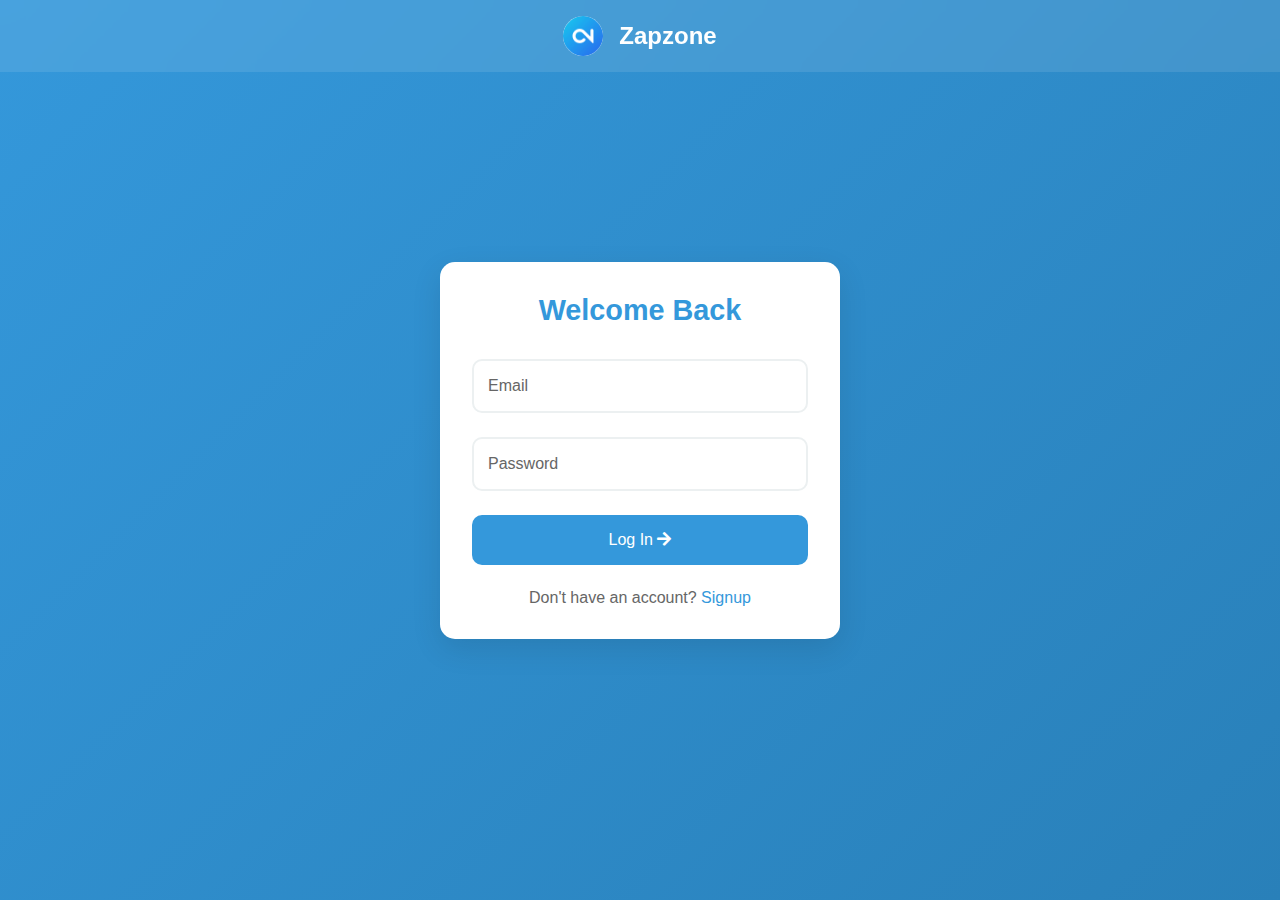
<file: _indexlogin.html>
<!DOCTYPE html>
<html lang="en">
<head>
    <meta charset="UTF-8">
    <meta name="viewport" content="width=device-width, initial-scale=1.0">
    <title>ZAPZONE - Login & Signup</title>
    <link rel="stylesheet" href="https://cdnjs.cloudflare.com/ajax/libs/font-awesome/5.15.4/css/all.min.css">
    <link rel="stylesheet" href="https://fonts.googleapis.com/css2?family=Material+Symbols+Rounded:opsz,wght,FILL,GRAD@48,400,0,0">
    <style>
        :root {
            --primary-color: #3498db;
            --secondary-color: #2980b9;
            --text-color: #2c3e50;
            --light-bg: #ecf0f1;
        }

        * {
            margin: 0;
            padding: 0;
            box-sizing: border-box;
            font-family: 'Segoe UI', Tahoma, Geneva, Verdana, sans-serif;
        }

        body {
            background: linear-gradient(135deg, #3498db, #2980b9);
            min-height: 100vh;
            display: flex;
            align-items: center;
            justify-content: center;
            padding: 20px;
            position: relative;
            overflow: hidden;
        }

        .motion-bg {
            position: absolute;
            top: 0;
            left: 0;
            width: 100%;
            height: 100%;
            background: url('https://images.unsplash.com/photo-1618843479313-40f8afb4b4d8?ixlib=rb-1.2.1&auto=format&fit=crop&w=1350&q=80') center/cover no-repeat;
            opacity: 0.1;
            animation: float 20s ease-in-out infinite;
        }

        .navbar {
            position: fixed;
            top: 0;
            left: 0;
            width: 100%;
            background: rgba(255, 255, 255, 0.1);
            backdrop-filter: blur(10px);
            padding: 1rem 2rem;
            display: flex;
            justify-content: center;
            align-items: center;
            z-index: 1000;
        }

        .logo {
            display: flex;
            align-items: center;
            gap: 1rem;
            text-decoration: none;
            color: white;
        }

        .logo img {
            height: 40px;
            border-radius: 50%;
            animation: pulse 2s infinite;
        }

        .logo h2 {
            font-size: 1.5rem;
            font-weight: 600;
        }

        .form-popup {
            position: relative;
            background: white;
            border-radius: 15px;
            box-shadow: 0 10px 30px rgba(0,0,0,0.1);
            width: 90%;
            max-width: 400px;
            padding: 2rem;
            animation: slideUp 0.5s ease;
        }

        .form-content {
            text-align: center;
        }

        .form-content h2 {
            color: var(--primary-color);
            margin-bottom: 2rem;
            font-size: 1.8rem;
        }

        .input-field {
            position: relative;
            margin-bottom: 1.5rem;
        }

        .input-field input {
            width: 100%;
            padding: 1rem;
            border: 2px solid var(--light-bg);
            border-radius: 10px;
            outline: none;
            font-size: 1rem;
            transition: 0.3s ease;
        }

        .input-field input:focus {
            border-color: var(--primary-color);
            transform: translateY(-2px);
        }

        .input-field label {
            position: absolute;
            left: 1rem;
            top: 50%;
            transform: translateY(-50%);
            color: #666;
            pointer-events: none;
            transition: 0.3s ease;
        }

        .input-field input:focus + label,
        .input-field input:valid + label {
            top: 0;
            font-size: 0.8rem;
            background: white;
            padding: 0 0.5rem;
            color: var(--primary-color);
        }

        .form-content button {
            display: block;
            width: 100%;
            padding: 1rem;
            background: var(--primary-color);
            color: white;
            border: none;
            border-radius: 10px;
            font-size: 1rem;
            cursor: pointer;
            transition: 0.3s ease;
            margin-top: 1rem;
        }

        .form-content button:hover {
            background: var(--secondary-color);
            transform: translateY(-2px);
        }

        .bottom-link {
            text-align: center;
            margin-top: 1.5rem;
            color: #666;
        }

        .bottom-link a {
            color: var(--primary-color);
            text-decoration: none;
            font-weight: 500;
            transition: 0.3s ease;
        }

        .bottom-link a:hover {
            color: var(--secondary-color);
        }

        .form-switch {
            display: none;
        }

        .form-switch.active {
            display: block;
        }

        @keyframes float {
            0%, 100% {
                transform: translateY(0);
            }
            50% {
                transform: translateY(-20px);
            }
        }

        @keyframes pulse {
            0%, 100% {
                transform: scale(1);
            }
            50% {
                transform: scale(1.1);
            }
        }

        @keyframes slideUp {
            from {
                opacity: 0;
                transform: translateY(20px);
            }
            to {
                opacity: 1;
                transform: translateY(0);
            }
        }

        @media (max-width: 768px) {
            .form-popup {
                padding: 1.5rem;
            }
        }
    </style>
</head>
<body>
    <div class="motion-bg"></div>
    <header>
        <nav class="navbar">
            <a href="main page.html" class="logo">
                <img src="logo.jpg" alt="logo">
                <h2>Zapzone</h2>
            </a>
        </nav>
    </header>

    <div class="form-popup">
        <!-- Login Form -->
        <div class="form-content form-switch active" id="loginForm">
                <h2>Welcome Back</h2>
            <form id="loginFormElement">
                    <div class="input-field">
                    <input type="email" id="loginEmail" required>
                        <label>Email</label>
                    </div>
                    <div class="input-field">
                    <input type="password" id="loginPassword" required>
                        <label>Password</label>
                    </div>
                <button type="submit">Log In <i class="fas fa-arrow-right"></i></button>
                </form>
                <div class="bottom-link">
                Don't have an account? <a href="#" id="showSignup">Signup</a>
            </div>
        </div>

        <!-- Signup Form -->
        <div class="form-content form-switch" id="signupForm">
                <h2>Create Account</h2>
            <form id="signupFormElement">
                <div class="input-field">
                    <input type="text" id="signupName" required>
                    <label>Full Name</label>
            </div>
                    <div class="input-field">
                    <input type="email" id="signupEmail" required>
                    <label>Email</label>
                    </div>
                    <div class="input-field">
                    <input type="password" id="signupPassword" required>
                    <label>Password</label>
                    </div>
                <div class="input-field">
                    <input type="password" id="signupConfirmPassword" required>
                    <label>Confirm Password</label>
                </div>
                <button type="submit">Sign Up <i class="fas fa-user-plus"></i></button>
            </form>
            <div class="bottom-link">
                Already have an account? <a href="#" id="showLogin">Login</a>
            </div>
        </div>
    </div>

    <script>
        // Form switching
        const loginForm = document.getElementById('loginForm');
        const signupForm = document.getElementById('signupForm');
        const showSignup = document.getElementById('showSignup');
        const showLogin = document.getElementById('showLogin');

        showSignup.addEventListener('click', (e) => {
            e.preventDefault();
            loginForm.classList.remove('active');
            signupForm.classList.add('active');
        });

        showLogin.addEventListener('click', (e) => {
            e.preventDefault();
            signupForm.classList.remove('active');
            loginForm.classList.add('active');
        });

        // Form handling
        const loginFormElement = document.getElementById('loginFormElement');
        const signupFormElement = document.getElementById('signupFormElement');

        loginFormElement.addEventListener('submit', (e) => {
            e.preventDefault();
            const email = document.getElementById('loginEmail').value;
            const password = document.getElementById('loginPassword').value;
            
            // Here you would typically send this data to your backend
            console.log('Login attempt:', { email, password });
            
            // For demo purposes, redirect to index.html
            window.location.href = 'index.html';
        });

        signupFormElement.addEventListener('submit', (e) => {
            e.preventDefault();
            const name = document.getElementById('signupName').value;
            const email = document.getElementById('signupEmail').value;
            const password = document.getElementById('signupPassword').value;
            const confirmPassword = document.getElementById('signupConfirmPassword').value;

            // Basic validation
            if (password !== confirmPassword) {
                alert('Passwords do not match!');
                return;
            }

            // Here you would typically send this data to your backend
            console.log('Signup attempt:', { name, email, password });
            
            // For demo purposes, redirect to index.html
            window.location.href = 'index.html';
        });
    </script>
</body>
</html>
</file>
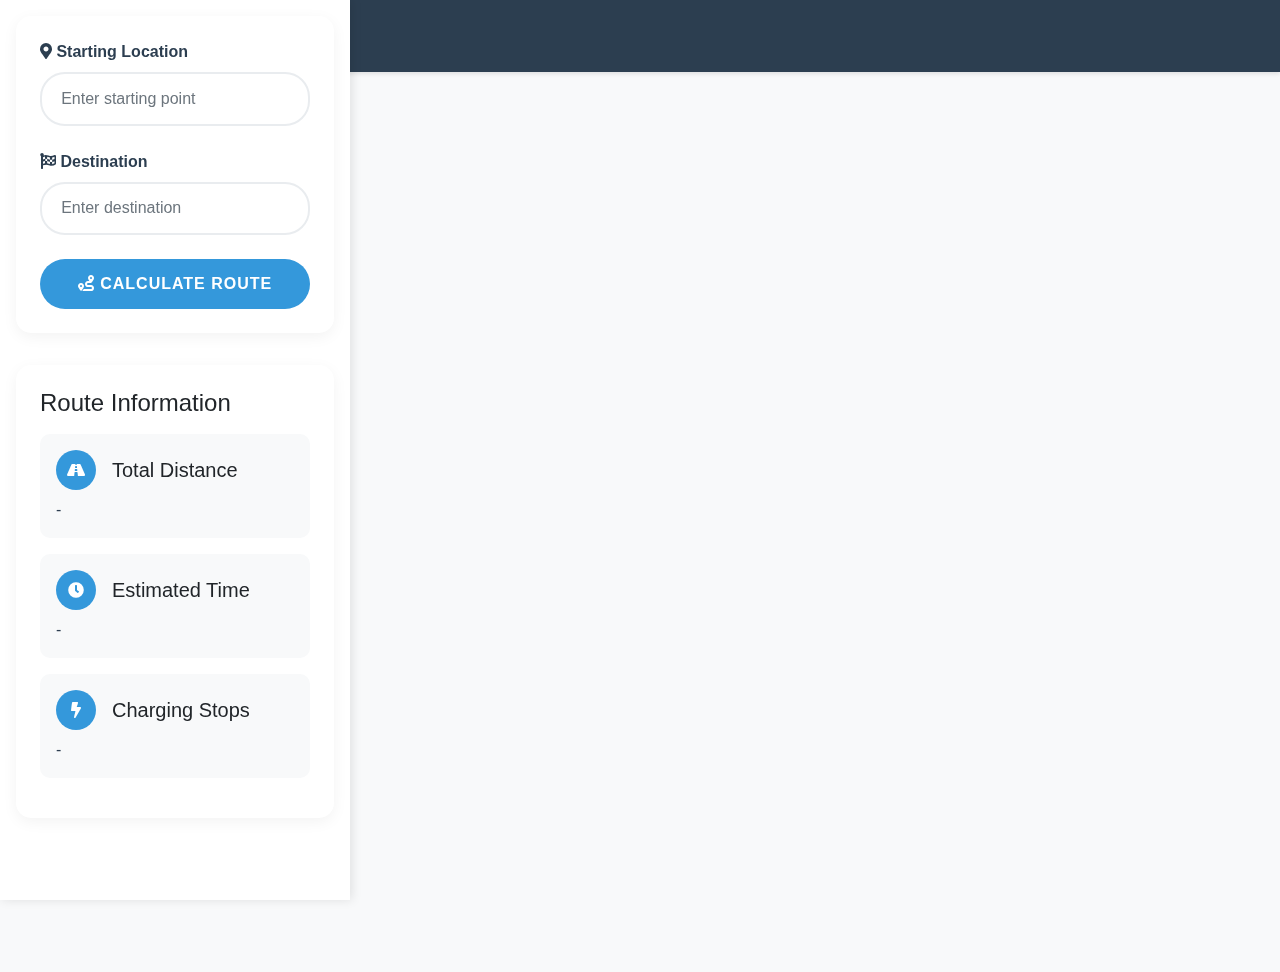
<file: ev_routing.html>
<!DOCTYPE html>
<html>

<head>
  <meta charset="UTF-8">
  <title>EV Routing</title>
  <meta name="viewport" content="width=device-width,initial-scale=1,maximum-scale=1,user-scalable=no" />
  <link rel="stylesheet" href="https://stackpath.bootstrapcdn.com/bootstrap/4.2.1/css/bootstrap.min.css">
  <link rel="stylesheet" href="https://cdnjs.cloudflare.com/ajax/libs/font-awesome/5.15.4/css/all.min.css">
  <link rel="stylesheet" type="text/css" href="https://api.tomtom.com/maps-sdk-for-web/cdn/5.x/5.36.1/maps/maps.css">
  <script src="https://api.tomtom.com/maps-sdk-for-web/cdn/5.x/5.36.1/maps/maps-web.min.js"></script>
  <script src="https://api.tomtom.com/maps-sdk-for-web/cdn/5.x/5.36.1/services/services-web.min.js"></script>
  <script src="chargingAvailability.js"></script>
  <script src="calculateLongDistanceEVRoute.js"></script>
  <script src="ev_model.js"></script>

  <style>
    :root {
      --primary-color: #2c3e50;
      --secondary-color: #3498db;
      --accent-color: #e74c3c;
      --text-color: #2c3e50;
      --light-bg: #f8f9fa;
    }

    body, html {
      margin: 0;
      padding: 0;
      font-family: 'Segoe UI', Tahoma, Geneva, Verdana, sans-serif;
      background-color: var(--light-bg);
    }

    .navbar {
      background-color: var(--primary-color) !important;
      padding: 1rem 0;
      box-shadow: 0 2px 4px rgba(0,0,0,0.1);
    }

    .navbar-brand {
      color: white !important;
      font-weight: 600;
    }

    .navbar-brand i {
      margin-right: 8px;
    }

    #left {
      position: fixed;
      left: 0;
      top: 0;
      bottom: 0;
      width: 350px;
      background: white;
      box-shadow: 2px 0 10px rgba(0,0,0,0.1);
      z-index: 1000;
      padding: 1rem;
      overflow-y: auto;
    }

    #right {
      margin-left: 350px;
      height: 100vh;
    }

    #map {
      width: 100%;
      height: 100%;
    }

    #controls {
      padding: 1.5rem;
      background: white;
      border-radius: 15px;
      box-shadow: 0 4px 15px rgba(0,0,0,0.05);
    }

    .form-group {
      margin-bottom: 1.5rem;
    }

    .form-control {
      border-radius: 25px;
      padding: 0.8rem 1.2rem;
      border: 2px solid #e9ecef;
      transition: all 0.3s ease;
    }

    .form-control:focus {
      border-color: var(--secondary-color);
      box-shadow: 0 0 0 0.2rem rgba(52, 152, 219, 0.25);
    }

    .btn-primary {
      background-color: var(--secondary-color);
      border: none;
      padding: 0.8rem 1.5rem;
      border-radius: 25px;
      font-weight: 600;
      text-transform: uppercase;
      letter-spacing: 1px;
      transition: all 0.3s ease;
      width: 100%;
    }

    .btn-primary:hover {
      background-color: var(--primary-color);
      transform: translateY(-2px);
      box-shadow: 0 4px 8px rgba(0,0,0,0.1);
    }

    .loc {
      display: block;
      font-size: 1rem;
      font-weight: 600;
      color: var(--primary-color);
      margin-bottom: 0.5rem;
    }

    #summary {
      margin-top: 2rem;
      padding: 1.5rem;
      background: white;
      border-radius: 15px;
      box-shadow: 0 4px 15px rgba(0,0,0,0.05);
    }

    .route-info {
      background: var(--light-bg);
      padding: 1rem;
      border-radius: 10px;
      margin-bottom: 1rem;
    }

    .route-info h4 {
      color: var(--primary-color);
      margin-bottom: 0.5rem;
    }

    .route-info p {
      color: var(--text-color);
      margin-bottom: 0;
    }

    .icon-box {
      display: inline-flex;
      align-items: center;
      justify-content: center;
      width: 40px;
      height: 40px;
      background: var(--secondary-color);
      color: white;
      border-radius: 50%;
      margin-right: 1rem;
    }

    @media (max-width: 768px) {
      #left {
        width: 100%;
        height: auto;
        position: relative;
        box-shadow: none;
      }

      #right {
        margin-left: 0;
        height: 70vh;
      }
    }
  </style>
</head>

<body>
  <nav class="navbar navbar-expand-lg navbar-dark">
    <div class="container">
      <a class="navbar-brand" href="mindex.html">
        <i class="fas fa-route"></i> EV Routing
      </a>
    </div>
  </nav>

  <div id="left">
    <div id="controls">
      <div class="form-group">
        <label for="start" class="loc">
          <i class="fas fa-map-marker-alt"></i> Starting Location
        </label>
        <input type="text" class="form-control" id="start" placeholder="Enter starting point">
      </div>
      
      <div class="form-group">
        <label for="finish" class="loc">
          <i class="fas fa-flag-checkered"></i> Destination
        </label>
        <input type="text" class="form-control" id="finish" placeholder="Enter destination">
      </div>
      
      <button id="calculate" class="btn btn-primary" onclick="findStart()">
        <i class="fas fa-route"></i> Calculate Route
      </button>
    </div>

    <div id="summary">
      <h4 class="mb-3">Route Information</h4>
      <div class="route-info">
        <div class="d-flex align-items-center mb-2">
          <div class="icon-box">
            <i class="fas fa-road"></i>
          </div>
          <h5 class="mb-0">Total Distance</h5>
        </div>
        <p id="distance">-</p>
      </div>
      
      <div class="route-info">
        <div class="d-flex align-items-center mb-2">
          <div class="icon-box">
            <i class="fas fa-clock"></i>
          </div>
          <h5 class="mb-0">Estimated Time</h5>
        </div>
        <p id="time">-</p>
      </div>
      
      <div class="route-info">
        <div class="d-flex align-items-center mb-2">
          <div class="icon-box">
            <i class="fas fa-bolt"></i>
          </div>
          <h5 class="mb-0">Charging Stops</h5>
        </div>
        <p id="stops">-</p>
      </div>
    </div>
  </div>

  <div id="right">
    <div id="map" class="map"></div>
  </div>

  <script src="ev_routing.js"></script>
</body>

</html>
</file>
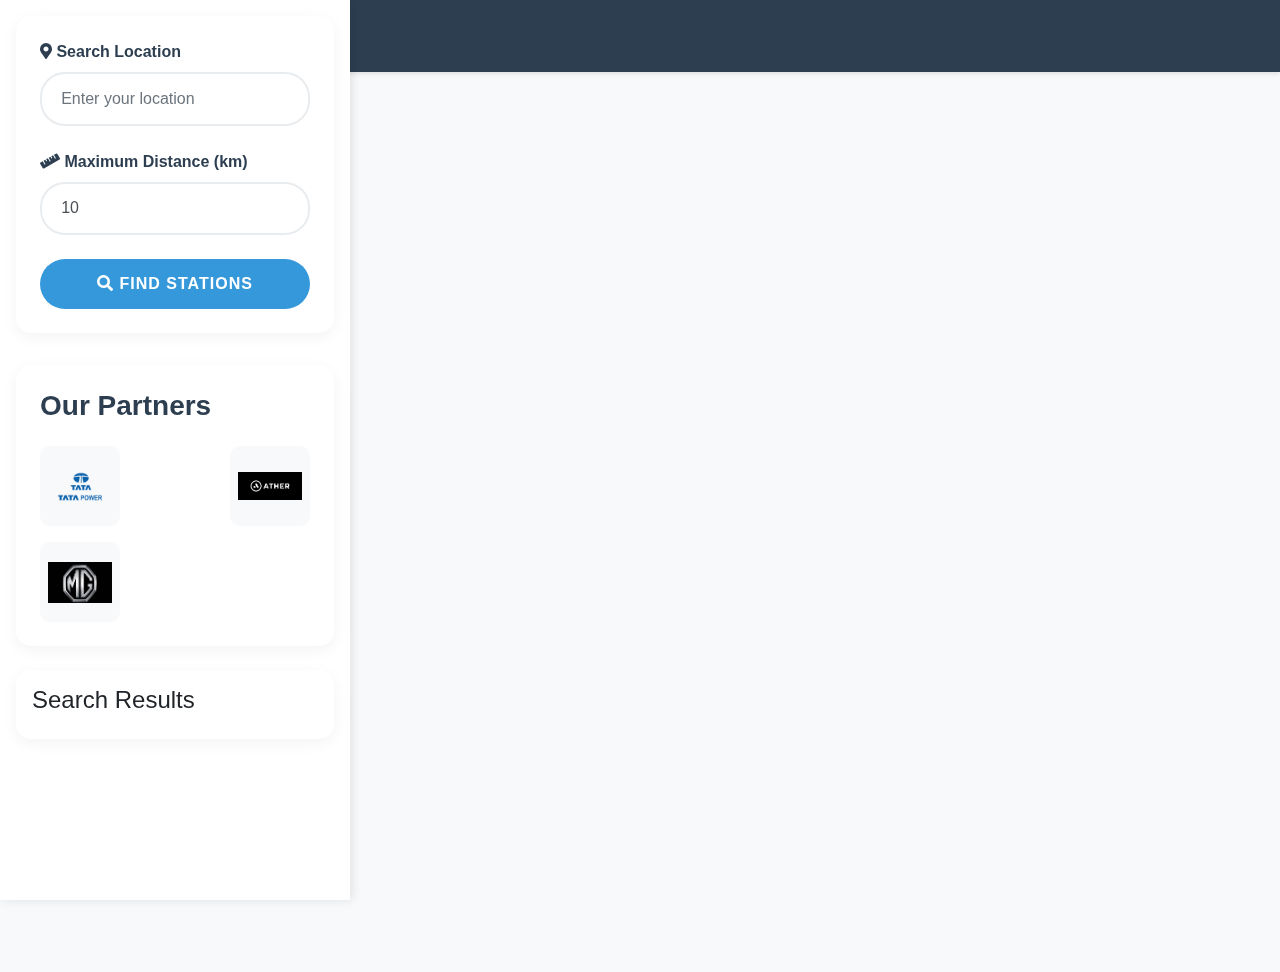
<file: ev_search.html>
<!DOCTYPE html>
<html>

<head>
  <meta charset="UTF-8">
  <title>ZapZone EV Search</title>
  <meta name="viewport" content="width=device-width,initial-scale=1,maximum-scale=1,user-scalable=no" />
  <link rel="stylesheet" href="https://stackpath.bootstrapcdn.com/bootstrap/4.2.1/css/bootstrap.min.css">
  <link rel="stylesheet" href="https://cdnjs.cloudflare.com/ajax/libs/font-awesome/5.15.4/css/all.min.css">
  <link rel="stylesheet" type="text/css" href="https://api.tomtom.com/maps-sdk-for-web/cdn/5.x/5.36.1/maps/maps.css">
  <script src="https://api.tomtom.com/maps-sdk-for-web/cdn/5.x/5.36.1/maps/maps-web.min.js"></script>
  <script src="https://api.tomtom.com/maps-sdk-for-web/cdn/5.x/5.36.1/services/services-web.min.js"></script>
  <script src="chargingAvailability.js"></script>

  <style>
    :root {
      --primary-color: #2c3e50;
      --secondary-color: #3498db;
      --accent-color: #e74c3c;
      --text-color: #2c3e50;
      --light-bg: #f8f9fa;
    }

    body, html {
      margin: 0;
      padding: 0;
      font-family: 'Segoe UI', Tahoma, Geneva, Verdana, sans-serif;
      background-color: var(--light-bg);
    }

    .navbar {
      background-color: var(--primary-color) !important;
      padding: 1rem 0;
      box-shadow: 0 2px 4px rgba(0,0,0,0.1);
    }

    .navbar-brand {
      color: white !important;
      font-weight: 600;
    }

    .navbar-brand i {
      margin-right: 8px;
    }

    #left {
      position: fixed;
      left: 0;
      top: 0;
      bottom: 0;
      width: 350px;
      background: white;
      box-shadow: 2px 0 10px rgba(0,0,0,0.1);
      z-index: 1000;
      padding: 1rem;
      overflow-y: auto;
    }

    #right {
      margin-left: 350px;
      height: 100vh;
    }

    #map {
      width: 100%;
      height: 100%;
    }

    #controls {
      padding: 1.5rem;
      background: white;
      border-radius: 15px;
      box-shadow: 0 4px 15px rgba(0,0,0,0.05);
    }

    .form-group {
      margin-bottom: 1.5rem;
    }

    .form-control {
      border-radius: 25px;
      padding: 0.8rem 1.2rem;
      border: 2px solid #e9ecef;
      transition: all 0.3s ease;
    }

    .form-control:focus {
      border-color: var(--secondary-color);
      box-shadow: 0 0 0 0.2rem rgba(52, 152, 219, 0.25);
    }

    .btn-primary {
      background-color: var(--secondary-color);
      border: none;
      padding: 0.8rem 1.5rem;
      border-radius: 25px;
      font-weight: 600;
      text-transform: uppercase;
      letter-spacing: 1px;
      transition: all 0.3s ease;
      width: 100%;
    }

    .btn-primary:hover {
      background-color: var(--primary-color);
      transform: translateY(-2px);
      box-shadow: 0 4px 8px rgba(0,0,0,0.1);
    }

    .loc {
      display: block;
      font-size: 1rem;
      font-weight: 600;
      color: var(--primary-color);
      margin-bottom: 0.5rem;
    }

    .companies-section {
      margin-top: 2rem;
      padding: 1.5rem;
      background: white;
      border-radius: 15px;
      box-shadow: 0 4px 15px rgba(0,0,0,0.05);
    }

    .companies-section h3 {
      color: var(--primary-color);
      margin-bottom: 1.5rem;
      font-weight: 600;
    }

    .company-logos {
      display: flex;
      justify-content: space-between;
      align-items: center;
      flex-wrap: wrap;
      gap: 1rem;
    }

    .company-logo {
      width: 80px;
      height: 80px;
      object-fit: contain;
      padding: 0.5rem;
      background: var(--light-bg);
      border-radius: 10px;
      transition: all 0.3s ease;
    }

    .company-logo:hover {
      transform: scale(1.05);
      box-shadow: 0 4px 8px rgba(0,0,0,0.1);
    }

    .search-results {
      margin-top: 1.5rem;
      padding: 1rem;
      background: white;
      border-radius: 15px;
      box-shadow: 0 4px 15px rgba(0,0,0,0.05);
    }

    .result-item {
      padding: 1rem;
      border-bottom: 1px solid #eee;
      transition: all 0.3s ease;
    }

    .result-item:last-child {
      border-bottom: none;
    }

    .result-item:hover {
      background: var(--light-bg);
      transform: translateX(5px);
    }

    .result-item h4 {
      color: var(--primary-color);
      margin-bottom: 0.5rem;
    }

    .result-item p {
      color: var(--text-color);
      margin-bottom: 0;
      font-size: 0.9rem;
    }

    @media (max-width: 768px) {
      #left {
        width: 100%;
        height: auto;
        position: relative;
        box-shadow: none;
      }

      #right {
        margin-left: 0;
        height: 70vh;
      }

      .company-logos {
        justify-content: center;
      }
    }
  </style>
</head>

<body>
  <nav class="navbar navbar-expand-lg navbar-dark">
    <div class="container">
      <a class="navbar-brand" href="mindex.html">
        <i class="fas fa-search-location"></i> EV Station Search
      </a>
    </div>
  </nav>

  <div id="left">
    <div id="controls">
      <div class="form-group">
        <label for="location" class="loc">
          <i class="fas fa-map-marker-alt"></i> Search Location
        </label>
        <input type="text" class="form-control" id="location" placeholder="Enter your location">
      </div>
      
      <div class="form-group">
        <label for="distance" class="loc">
          <i class="fas fa-ruler"></i> Maximum Distance (km)
        </label>
        <input type="number" class="form-control" id="distance" value="10" min="1" max="100">
      </div>
      
      <button class="btn btn-primary" onclick="findLocation()">
        <i class="fas fa-search"></i> Find Stations
      </button>
    </div>

    <div class="companies-section">
      <h3>Our Partners</h3>
      <div class="company-logos">
        <img src="tata-power.jpg" class="company-logo" alt="Tata Power">
        <img src="ather.jpg" class="company-logo" alt="Ather">
        <img src="images.jpeg" class="company-logo" alt="EV Company">
      </div>
    </div>

    <div id="summary" class="search-results">
      <h4>Search Results</h4>
      <!-- Results will be populated here -->
    </div>
  </div>

  <div id="right">
    <div id="map" class="map"></div>
  </div>

  <script src="ev_search.js"></script>
</body>

</html>
</file>
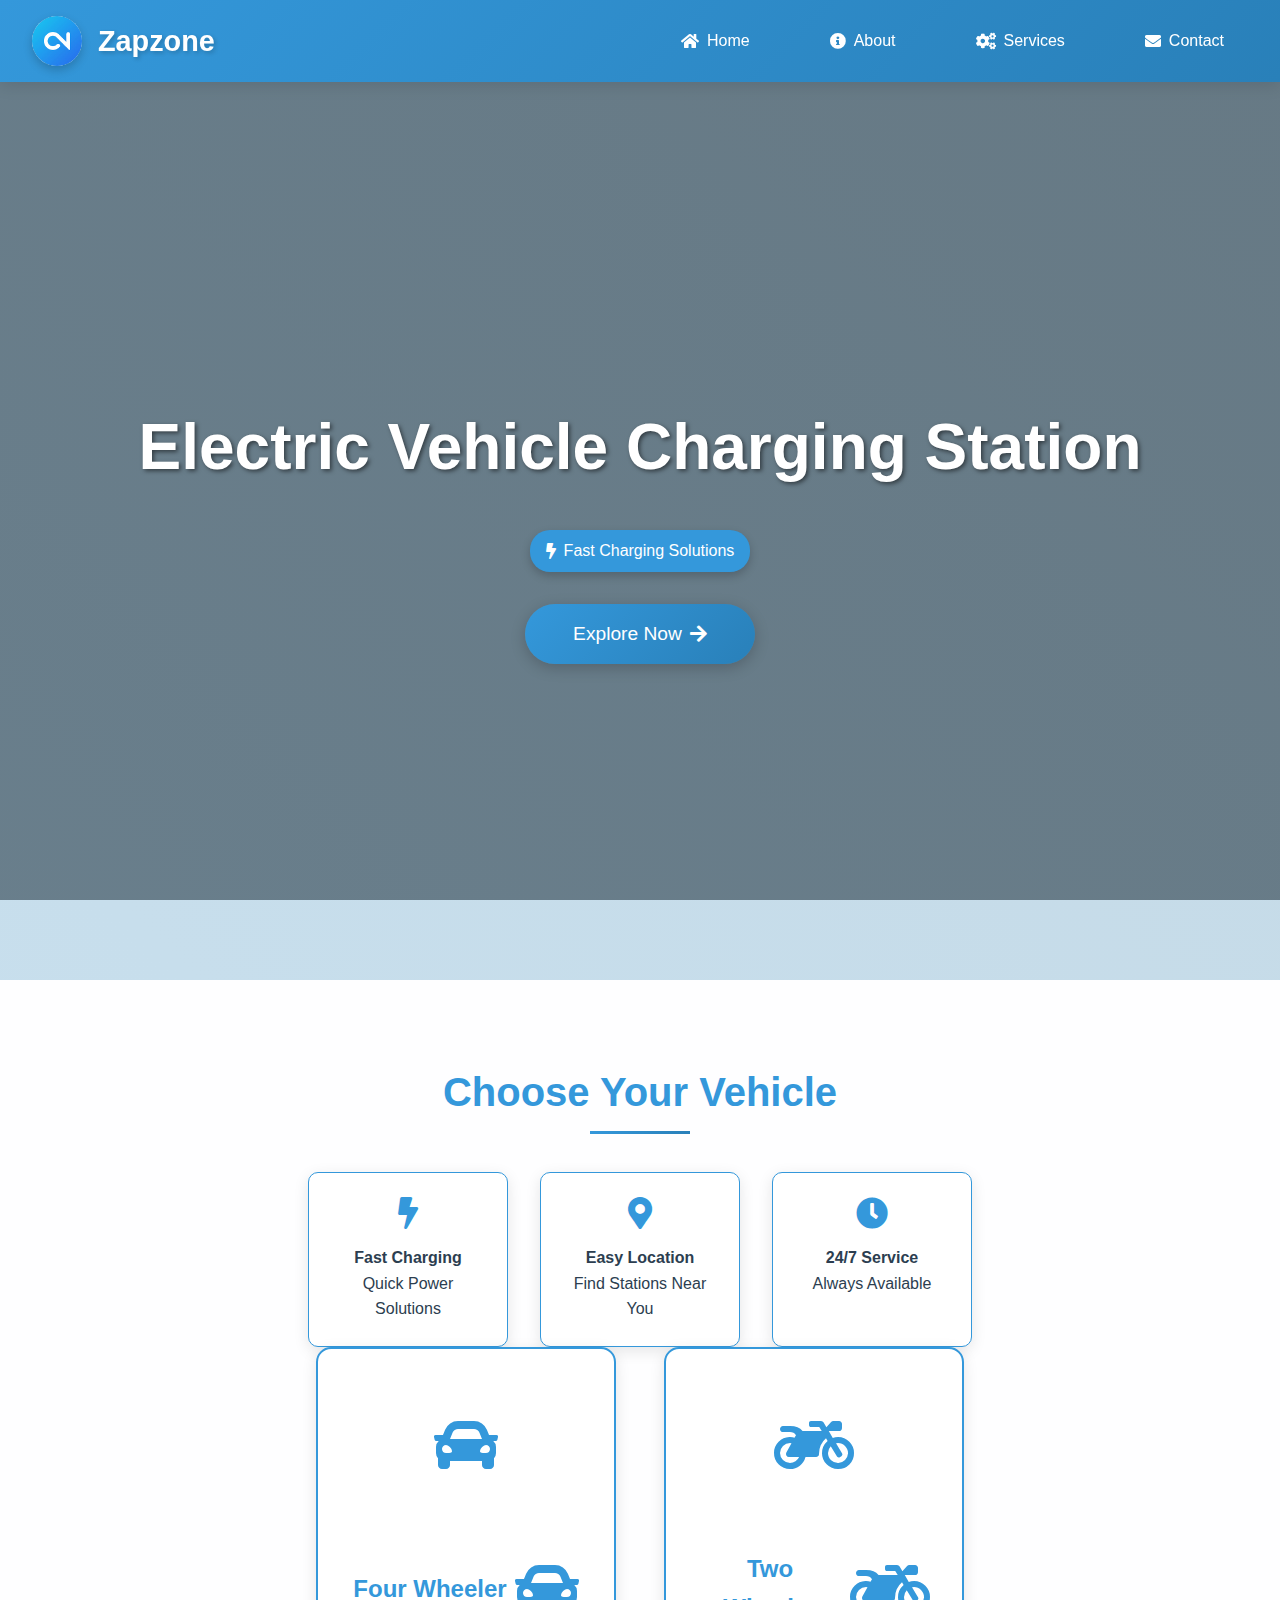
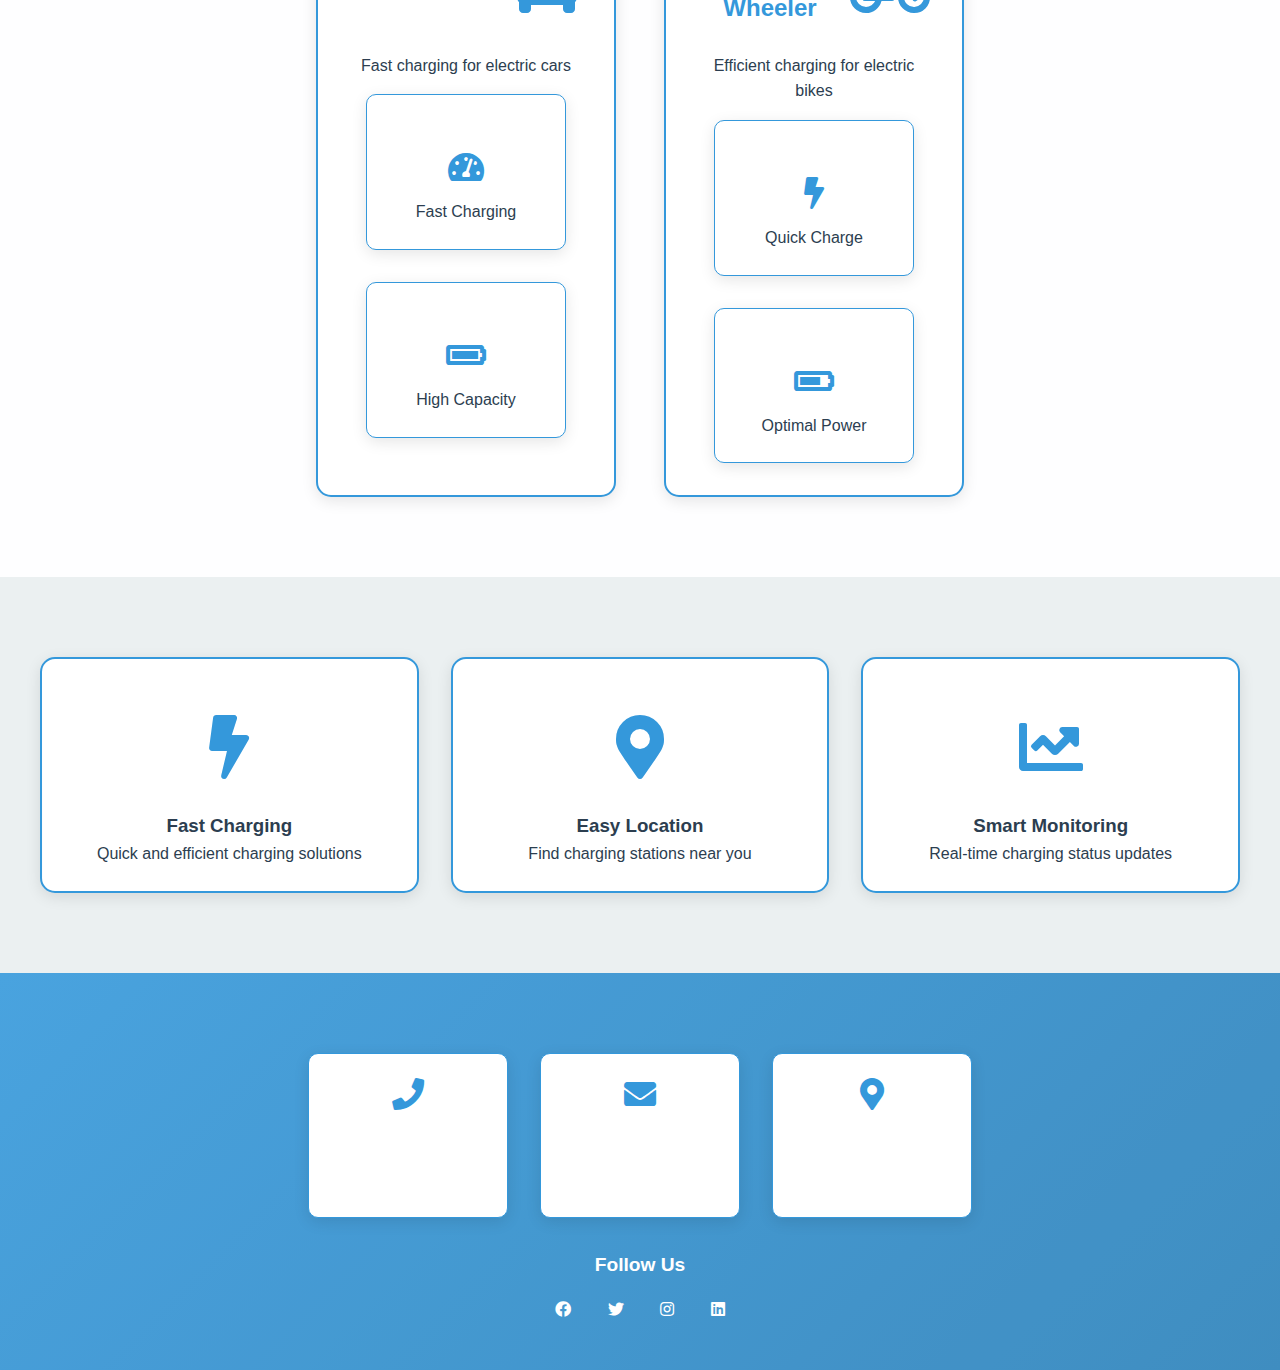
<file: main page.html>
<!DOCTYPE html>
<html lang="en">
<head>
    <meta charset="UTF-8">
    <meta name="viewport" content="width=device-width, initial-scale=1.0">
    <title>ZAPZONE - EV Charging Solutions</title>
    <link rel="stylesheet" href="https://cdnjs.cloudflare.com/ajax/libs/font-awesome/5.15.4/css/all.min.css">
    <style>
        :root {
            --primary-color: #3498db;
            --secondary-color: #2980b9;
            --accent-color: #f1c40f;
            --text-color: #2c3e50;
            --light-bg: #ecf0f1;
            --gradient-start: #3498db;
            --gradient-end: #2980b9;
            --electric-blue: #3498db;
            --dark-blue: #2c3e50;
        }

        * {
            margin: 0;
            padding: 0;
            box-sizing: border-box;
            font-family: 'Segoe UI', Tahoma, Geneva, Verdana, sans-serif;
        }

        body {
            background-color: var(--light-bg);
            color: var(--text-color);
            line-height: 1.6;
        }

        header {
            background: linear-gradient(135deg, var(--gradient-start), var(--gradient-end));
            padding: 1rem 2rem;
            display: flex;
            justify-content: space-between;
            align-items: center;
            box-shadow: 0 4px 15px rgba(0,0,0,0.1);
            position: fixed;
            width: 100%;
            top: 0;
            z-index: 1000;
            backdrop-filter: blur(10px);
        }

        .logo {
            display: flex;
            align-items: center;
            gap: 1rem;
        }

        .logo img {
            height: 50px;
            border-radius: 50%;
            transition: transform 0.3s ease;
            box-shadow: 0 4px 10px rgba(0,0,0,0.2);
        }

        .logo img:hover {
            transform: scale(1.1) rotate(5deg);
        }

        .logo h1 {
            color: white;
            font-size: 1.8rem;
            font-weight: 600;
            text-shadow: 2px 2px 4px rgba(0,0,0,0.2);
        }

        nav ul {
            display: flex;
            gap: 2rem;
            list-style: none;
        }

        nav a {
            color: white;
            text-decoration: none;
            font-weight: 500;
            padding: 0.5rem 1.5rem;
            border-radius: 25px;
            transition: all 0.3s ease;
            display: flex;
            align-items: center;
            gap: 0.5rem;
            position: relative;
            overflow: hidden;
        }

        nav a::before {
            content: '';
            position: absolute;
            top: 0;
            left: 0;
            width: 100%;
            height: 100%;
            background: rgba(255,255,255,0.1);
            transform: scaleX(0);
            transform-origin: left;
            transition: transform 0.3s ease;
        }

        nav a:hover::before {
            transform: scaleX(1);
        }

        nav a:hover {
            transform: translateY(-2px);
            box-shadow: 0 4px 10px rgba(0,0,0,0.2);
        }

        #hero {
            height: 100vh;
            display: flex;
            flex-direction: column;
            justify-content: center;
            align-items: center;
            text-align: center;
            padding: 2rem;
            background: linear-gradient(rgba(0,0,0,0.5), rgba(0,0,0,0.5)), url('https://images.unsplash.com/photo-1618843479313-40f8afb4b4d8?ixlib=rb-1.2.1&auto=format&fit=crop&w=1350&q=80');
            background-size: cover;
            background-position: center;
            background-attachment: fixed;
            color: white;
            margin-top: 80px;
            position: relative;
            overflow: hidden;
        }

        #hero::before {
            content: '';
            position: absolute;
            top: 0;
            left: 0;
            width: 100%;
            height: 100%;
            background: linear-gradient(45deg, rgba(52,152,219,0.2), rgba(41,128,185,0.2));
            animation: gradientShift 8s ease infinite;
        }

        #hero h1 {
            font-size: 4rem;
            margin-bottom: 2rem;
            text-shadow: 2px 2px 4px rgba(0,0,0,0.5);
            animation: fadeIn 1s ease-in;
            position: relative;
        }

        .vehicle-badge {
            background-color: var(--electric-blue);
            color: white;
            padding: 0.5rem 1rem;
            border-radius: 20px;
            display: inline-flex;
            align-items: center;
            gap: 0.5rem;
            margin-bottom: 2rem;
            box-shadow: 0 4px 10px rgba(0,0,0,0.2);
            position: relative;
            overflow: hidden;
            animation: pulse 2s infinite;
        }

        #hero button {
            padding: 1.2rem 3rem;
            font-size: 1.2rem;
            background: linear-gradient(135deg, var(--gradient-start), var(--gradient-end));
            color: white;
            border: none;
            border-radius: 30px;
            cursor: pointer;
            transition: all 0.3s ease;
            box-shadow: 0 4px 15px rgba(0,0,0,0.2);
            display: flex;
            align-items: center;
            gap: 0.5rem;
            position: relative;
            overflow: hidden;
        }

        #hero button::before {
            content: '';
            position: absolute;
            top: 0;
            left: 0;
            width: 100%;
            height: 100%;
            background: linear-gradient(45deg, transparent, rgba(255,255,255,0.2), transparent);
            transform: translateX(-100%);
            transition: transform 0.5s ease;
        }

        #hero button:hover::before {
            transform: translateX(100%);
        }

        #hero button:hover {
            transform: translateY(-3px) scale(1.05);
            box-shadow: 0 6px 20px rgba(0,0,0,0.3);
        }

        #about {
            padding: 5rem 2rem;
            background-color: white;
            position: relative;
            overflow: hidden;
        }

        #about::before {
            content: '';
            position: absolute;
            top: 0;
            left: 0;
            width: 100%;
            height: 100%;
            background: url('data:image/svg+xml,<svg xmlns="http://www.w3.org/2000/svg" viewBox="0 0 100 100"><path fill="%233498db" fill-opacity="0.05" d="M0 0h100v100H0z"/></svg>');
            opacity: 0.1;
        }

        #about h2 {
            text-align: center;
            font-size: 2.5rem;
            margin-bottom: 3rem;
            color: var(--primary-color);
            position: relative;
        }

        #about h2::after {
            content: '';
            position: absolute;
            bottom: -10px;
            left: 50%;
            transform: translateX(-50%);
            width: 100px;
            height: 3px;
            background: linear-gradient(90deg, var(--gradient-start), var(--gradient-end));
        }

        .vehicle-list {
            display: flex;
            justify-content: center;
            gap: 3rem;
            flex-wrap: wrap;
        }

        .vehicle-card {
            background: white;
            padding: 2rem;
            border-radius: 15px;
            box-shadow: 0 4px 15px rgba(0,0,0,0.1);
            transition: all 0.3s ease;
            text-align: center;
            width: 300px;
            cursor: pointer;
            border: 2px solid var(--electric-blue);
            position: relative;
            overflow: hidden;
        }

        .vehicle-card::before {
            content: '';
            position: absolute;
            top: 0;
            left: 0;
            width: 100%;
            height: 100%;
            background: linear-gradient(45deg, transparent, rgba(52,152,219,0.1), transparent);
            transform: translateX(-100%);
            transition: transform 0.5s ease;
        }

        .vehicle-card:hover::before {
            transform: translateX(100%);
        }

        .vehicle-card:hover {
            transform: translateY(-10px) scale(1.02);
            box-shadow: 0 8px 25px rgba(0,0,0,0.2);
            border-color: var(--dark-blue);
        }

        .vehicle-card i {
            font-size: 4rem;
            color: var(--electric-blue);
            margin: 2rem 0;
            transition: transform 0.3s ease;
        }

        .vehicle-card:hover i {
            transform: scale(1.1) rotate(5deg);
        }

        .vehicle-card h5 {
            font-size: 1.5rem;
            color: var(--primary-color);
            margin-top: 1rem;
            display: flex;
            align-items: center;
            justify-content: center;
            gap: 0.5rem;
        }

        .vehicle-features {
            display: flex;
            justify-content: center;
            gap: 2rem;
            margin-top: 2rem;
            flex-wrap: wrap;
        }

        .vehicle-feature {
            background: white;
            padding: 1.5rem;
            border-radius: 10px;
            box-shadow: 0 4px 15px rgba(0,0,0,0.1);
            text-align: center;
            width: 200px;
            transition: all 0.3s ease;
            position: relative;
            overflow: hidden;
            border: 1px solid var(--electric-blue);
        }

        .vehicle-feature::before {
            content: '';
            position: absolute;
            top: 0;
            left: 0;
            width: 100%;
            height: 100%;
            background: linear-gradient(45deg, transparent, rgba(52,152,219,0.1), transparent);
            transform: translateX(-100%);
            transition: transform 0.5s ease;
        }

        .vehicle-feature:hover::before {
            transform: translateX(100%);
        }

        .vehicle-feature:hover {
            transform: translateY(-5px);
            box-shadow: 0 8px 25px rgba(0,0,0,0.2);
        }

        .vehicle-feature i {
            font-size: 2rem;
            color: var(--electric-blue);
            margin-bottom: 1rem;
            transition: transform 0.3s ease;
        }

        .vehicle-feature:hover i {
            transform: scale(1.2) rotate(5deg);
        }

        #feature {
            padding: 5rem 2rem;
            background-color: var(--light-bg);
            position: relative;
            overflow: hidden;
        }

        #feature::before {
            content: '';
            position: absolute;
            top: 0;
            left: 0;
            width: 100%;
            height: 100%;
            background: url('data:image/svg+xml,<svg xmlns="http://www.w3.org/2000/svg" viewBox="0 0 100 100"><path fill="%233498db" fill-opacity="0.05" d="M0 0h100v100H0z"/></svg>');
            opacity: 0.1;
        }

        .feature-list {
            display: grid;
            grid-template-columns: repeat(auto-fit, minmax(250px, 1fr));
            gap: 2rem;
            max-width: 1200px;
            margin: 0 auto;
        }

        .feature-item {
            background: white;
            padding: 1.5rem;
            border-radius: 15px;
            box-shadow: 0 4px 15px rgba(0,0,0,0.1);
            transition: all 0.3s ease;
            text-align: center;
            overflow: hidden;
            border: 2px solid var(--electric-blue);
            position: relative;
        }

        .feature-item::before {
            content: '';
            position: absolute;
            top: 0;
            left: 0;
            width: 100%;
            height: 100%;
            background: linear-gradient(45deg, transparent, rgba(52,152,219,0.1), transparent);
            transform: translateX(-100%);
            transition: transform 0.5s ease;
        }

        .feature-item:hover::before {
            transform: translateX(100%);
        }

        .feature-item:hover {
            transform: translateY(-5px) scale(1.02);
            box-shadow: 0 8px 25px rgba(0,0,0,0.2);
            border-color: var(--dark-blue);
        }

        .feature-item i {
            font-size: 4rem;
            color: var(--electric-blue);
            margin: 2rem 0;
            transition: transform 0.3s ease;
        }

        .feature-item:hover i {
            transform: scale(1.1) rotate(5deg);
        }

        footer {
            background: linear-gradient(135deg, var(--gradient-start), var(--gradient-end));
            color: white;
            padding: 3rem 2rem;
            text-align: center;
            position: relative;
            overflow: hidden;
        }

        footer::before {
            content: '';
            position: absolute;
            top: 0;
            left: 0;
            width: 100%;
            height: 100%;
            background: url('data:image/svg+xml,<svg xmlns="http://www.w3.org/2000/svg" viewBox="0 0 100 100"><path fill="white" fill-opacity="0.1" d="M0 0h100v100H0z"/></svg>');
        }

        footer p {
            margin-bottom: 1rem;
        }

        footer a {
            color: white;
            text-decoration: none;
            transition: color 0.3s ease;
            padding: 0.5rem 1rem;
            border-radius: 25px;
            position: relative;
            overflow: hidden;
        }

        footer a::before {
            content: '';
            position: absolute;
            top: 0;
            left: 0;
            width: 100%;
            height: 100%;
            background: rgba(255,255,255,0.1);
            transform: scaleX(0);
            transform-origin: left;
            transition: transform 0.3s ease;
        }

        footer a:hover::before {
            transform: scaleX(1);
        }

        footer a:hover {
            transform: translateY(-2px);
        }

        #contact {
            margin-top: 2rem;
        }

        #contact h4 {
            color: white;
            margin-top: 1rem;
            font-size: 1.2rem;
        }

        @keyframes fadeIn {
            from { opacity: 0; transform: translateY(20px); }
            to { opacity: 1; transform: translateY(0); }
        }

        @keyframes pulse {
            0% { transform: scale(1); }
            50% { transform: scale(1.05); }
            100% { transform: scale(1); }
        }

        @keyframes gradientShift {
            0% { background-position: 0% 50%; }
            50% { background-position: 100% 50%; }
            100% { background-position: 0% 50%; }
        }

        @media (max-width: 768px) {
            header {
                flex-direction: column;
                padding: 1rem;
            }

            nav ul {
                margin-top: 1rem;
                gap: 1rem;
                flex-wrap: wrap;
                justify-content: center;
            }

            #hero h1 {
                font-size: 2.5rem;
            }

            .vehicle-list {
                gap: 2rem;
            }

            .feature-list {
                grid-template-columns: 1fr;
            }
        }
    </style>
</head>
<body>
    <header>
        <div class="logo">
            <img src="logo.jpg" alt="logo" class="logo">
            <h1>Zapzone</h1>
        </div>
        <nav>
            <ul>
                <li><a href="#home"><i class="fas fa-home"></i> Home</a></li>
                <li><a href="#about"><i class="fas fa-info-circle"></i> About</a></li>
                <li><a href="#services"><i class="fas fa-cogs"></i> Services</a></li>
                <li><a href="#contact"><i class="fas fa-envelope"></i> Contact</a></li>
            </ul>
        </nav>
    </header>
    
        <section id="hero">
            <h1>Electric Vehicle Charging Station</h1>
        <div class="vehicle-badge">
            <i class="fas fa-bolt"></i>
            <span>Fast Charging Solutions</span>
        </div>
        <button onclick="window.location.href='#feature'">Explore Now <i class="fas fa-arrow-right"></i></button>
        </section>

        <section id="about">
        <h2>Choose Your Vehicle</h2>
        <div class="vehicle-features">
            <div class="vehicle-feature">
                <i class="fas fa-bolt"></i>
                <h4>Fast Charging</h4>
                <p>Quick Power Solutions</p>
            </div>
            <div class="vehicle-feature">
                <i class="fas fa-map-marker-alt"></i>
                <h4>Easy Location</h4>
                <p>Find Stations Near You</p>
            </div>
            <div class="vehicle-feature">
                <i class="fas fa-clock"></i>
                <h4>24/7 Service</h4>
                <p>Always Available</p>
            </div>
        </div>
        <div class="vehicle-list">
            <div class="vehicle-card" onclick="window.location.href='index.html'">
                <i class="fas fa-car"></i>
                <h5>Four Wheeler <i class="fas fa-car"></i></h5>
                <p>Fast charging for electric cars</p>
                <div class="vehicle-features" style="margin-top: 1rem;">
                    <div class="vehicle-feature">
                        <i class="fas fa-tachometer-alt"></i>
                        <p>Fast Charging</p>
                    </div>
                    <div class="vehicle-feature">
                        <i class="fas fa-battery-full"></i>
                        <p>High Capacity</p>
                    </div>
                </div>
            </div>
            <div class="vehicle-card" onclick="window.location.href='_indexlogin.html'">
                <i class="fas fa-motorcycle"></i>
                <h5>Two Wheeler <i class="fas fa-motorcycle"></i></h5>
                <p>Efficient charging for electric bikes</p>
                <div class="vehicle-features" style="margin-top: 1rem;">
                    <div class="vehicle-feature">
                        <i class="fas fa-bolt"></i>
                        <p>Quick Charge</p>
                    </div>
                    <div class="vehicle-feature">
                        <i class="fas fa-battery-three-quarters"></i>
                        <p>Optimal Power</p>
                    </div>
                </div>
                    </div>
            </div>
        </section>

          <section id="feature">
            <div class="feature-list">
            <div class="feature-item">
                <i class="fas fa-bolt"></i>
                <h3>Fast Charging</h3>
                <p>Quick and efficient charging solutions</p>
            </div>
            <div class="feature-item">
                <i class="fas fa-map-marker-alt"></i>
                <h3>Easy Location</h3>
                <p>Find charging stations near you</p>
            </div>
            <div class="feature-item">
                <i class="fas fa-chart-line"></i>
                <h3>Smart Monitoring</h3>
                <p>Real-time charging status updates</p>
            </div>
            </div>
          </section>

    <footer>
        <div class="vehicle-features">
            <div class="vehicle-feature">
                <i class="fas fa-phone"></i>
                <h4>Contact Us</h4>
                <p>+1 234 567 890</p>
            </div>
            <div class="vehicle-feature">
                <i class="fas fa-envelope"></i>
                <h4>Email</h4>
                <p>info@zapzone.com</p>
            </div>
            <div class="vehicle-feature">
                <i class="fas fa-map-marker-alt"></i>
                <h4>Location</h4>
                <p>123 Electric Avenue</p>
            </div>
        </div>
        <div id="contact">
            <h4>Follow Us</h4>
            <div style="margin-top: 1rem;">
                <a href="#"><i class="fab fa-facebook"></i></a>
                <a href="#"><i class="fab fa-twitter"></i></a>
                <a href="#"><i class="fab fa-instagram"></i></a>
                <a href="#"><i class="fab fa-linkedin"></i></a>
            </div>
        </div>
    </footer>
</body>
</html>
</file>
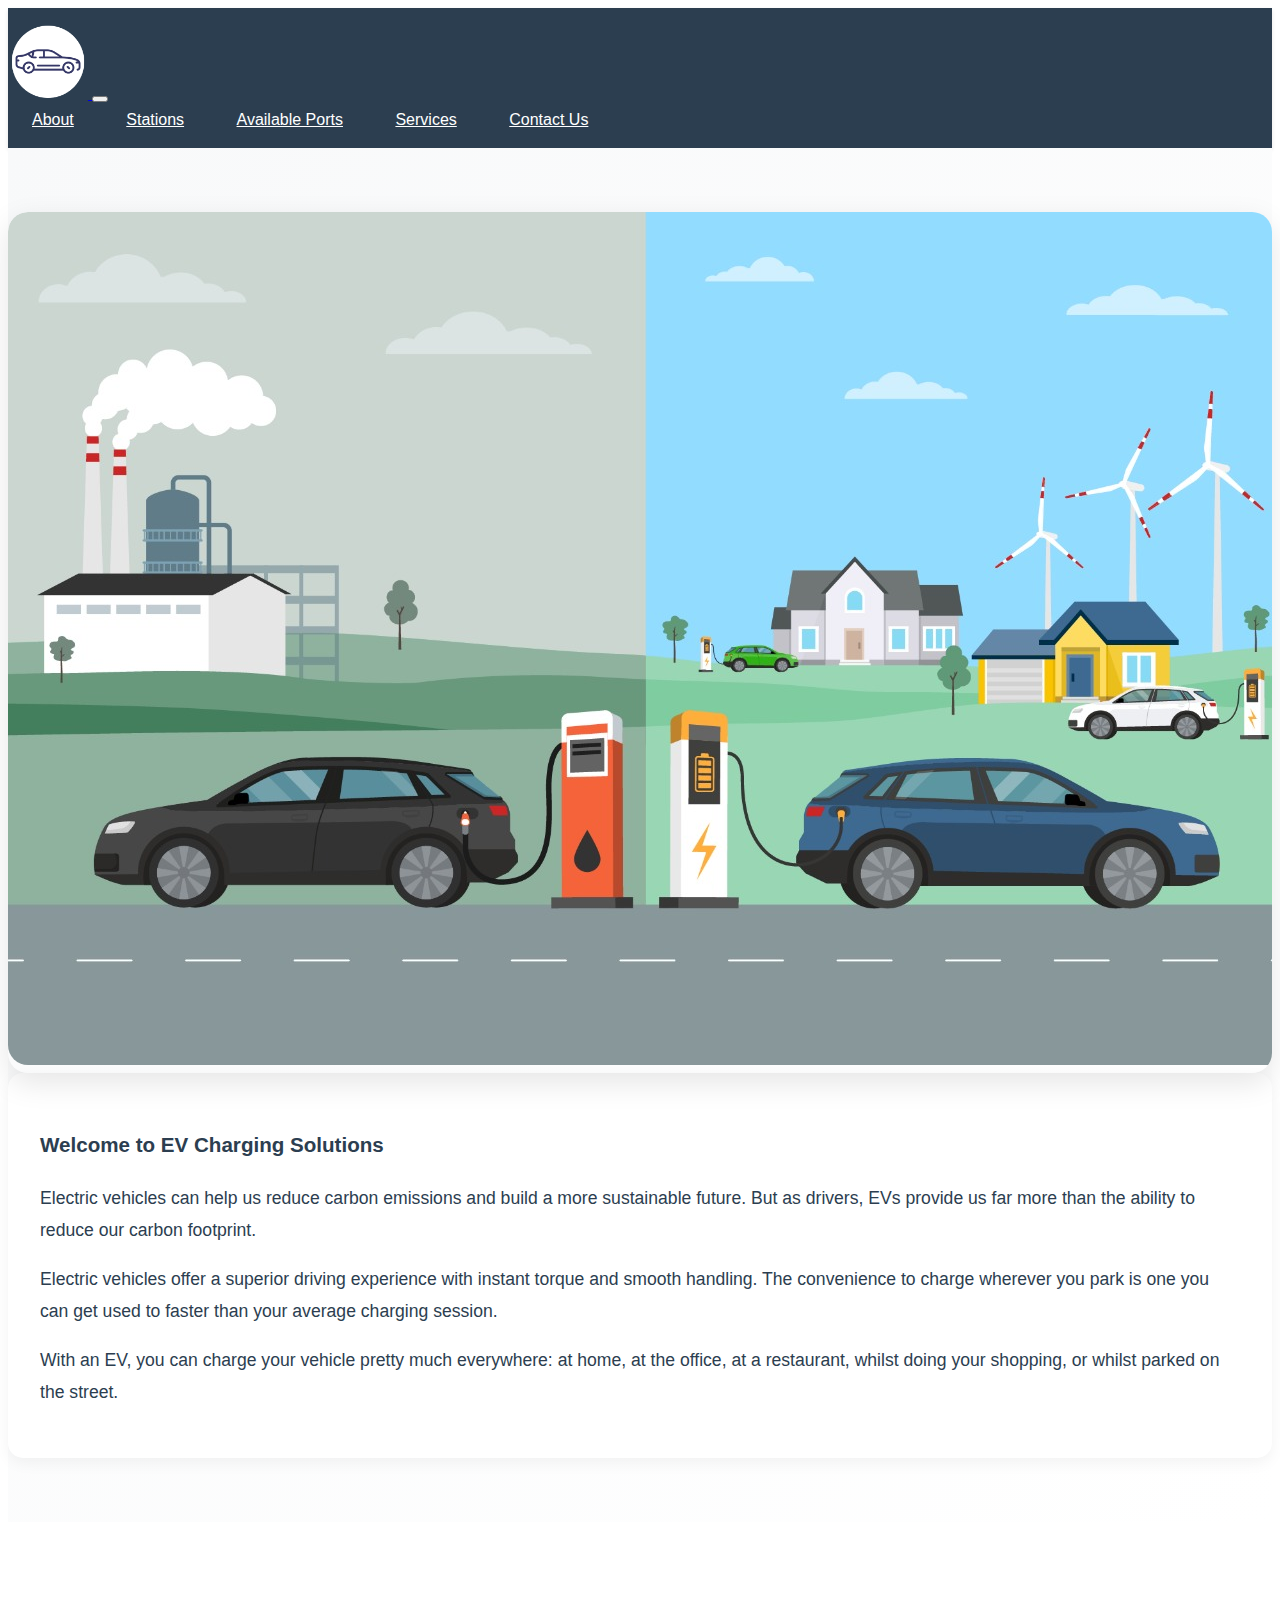
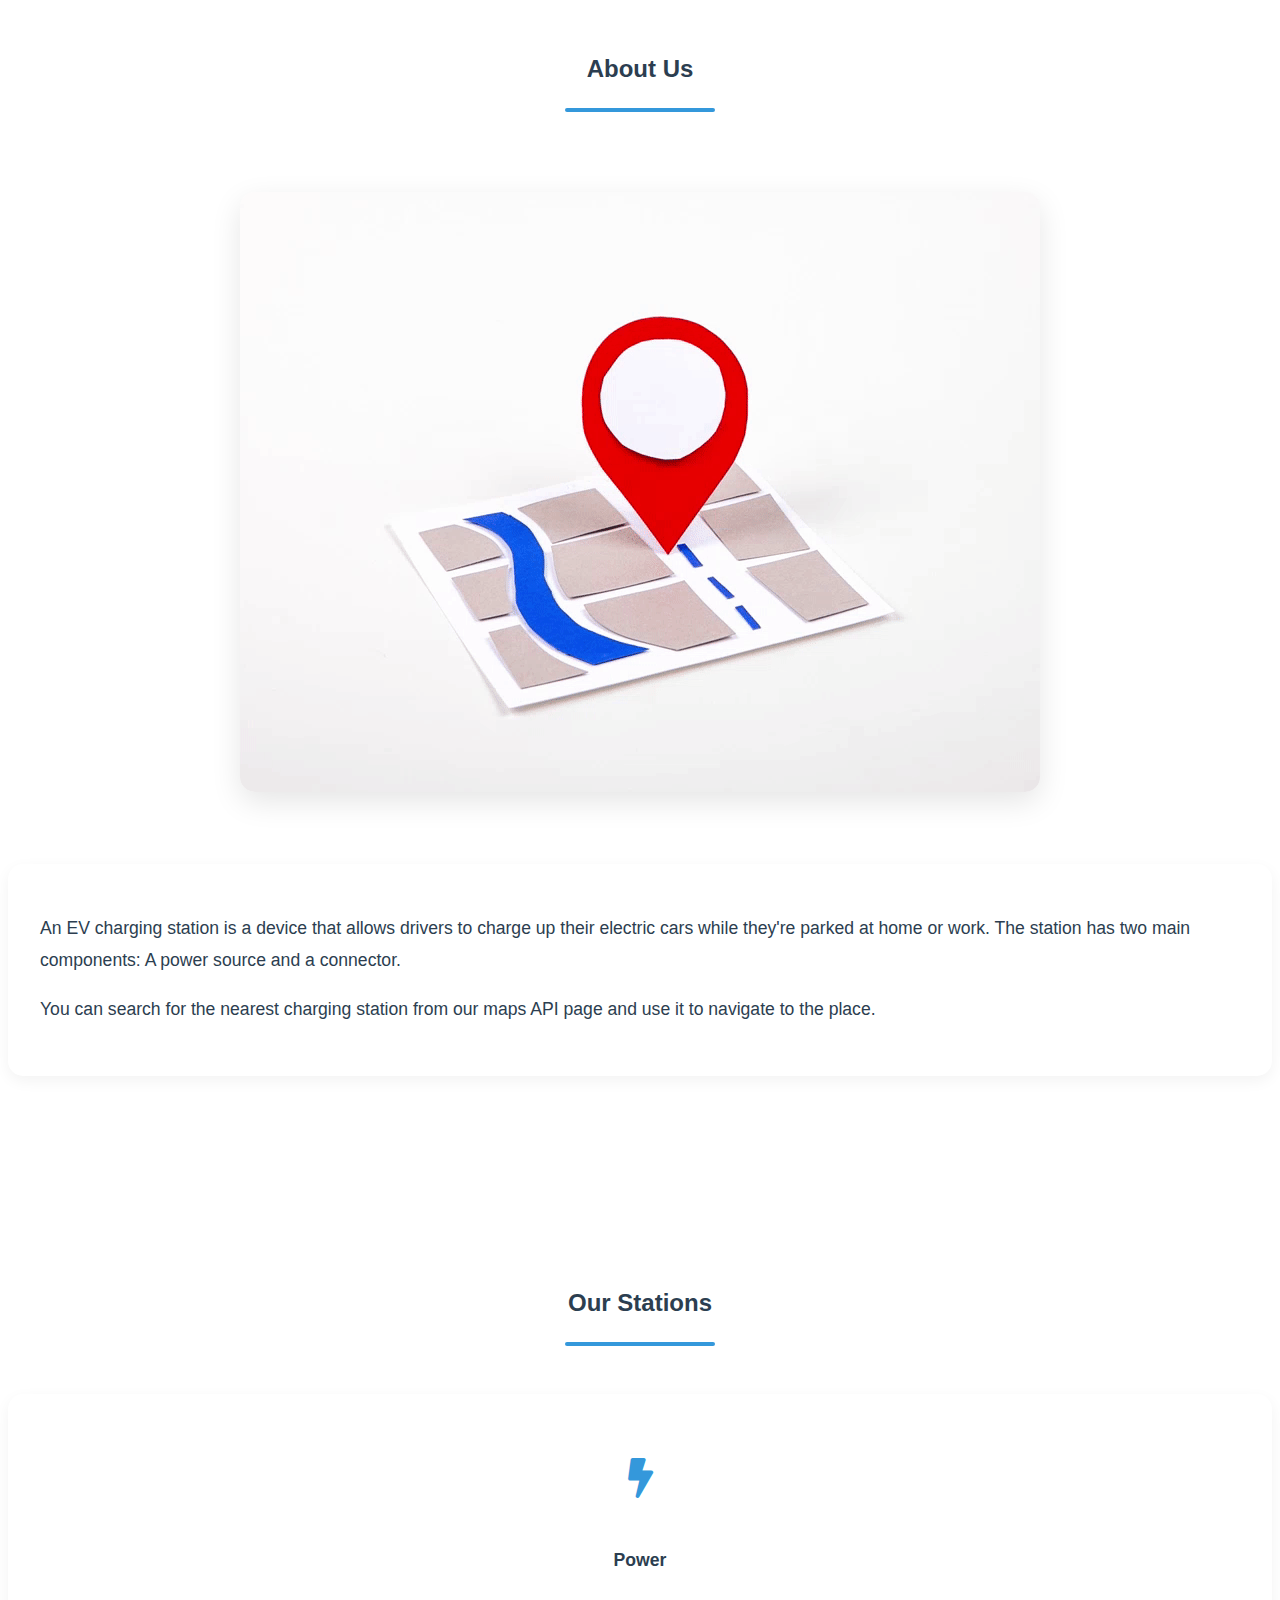
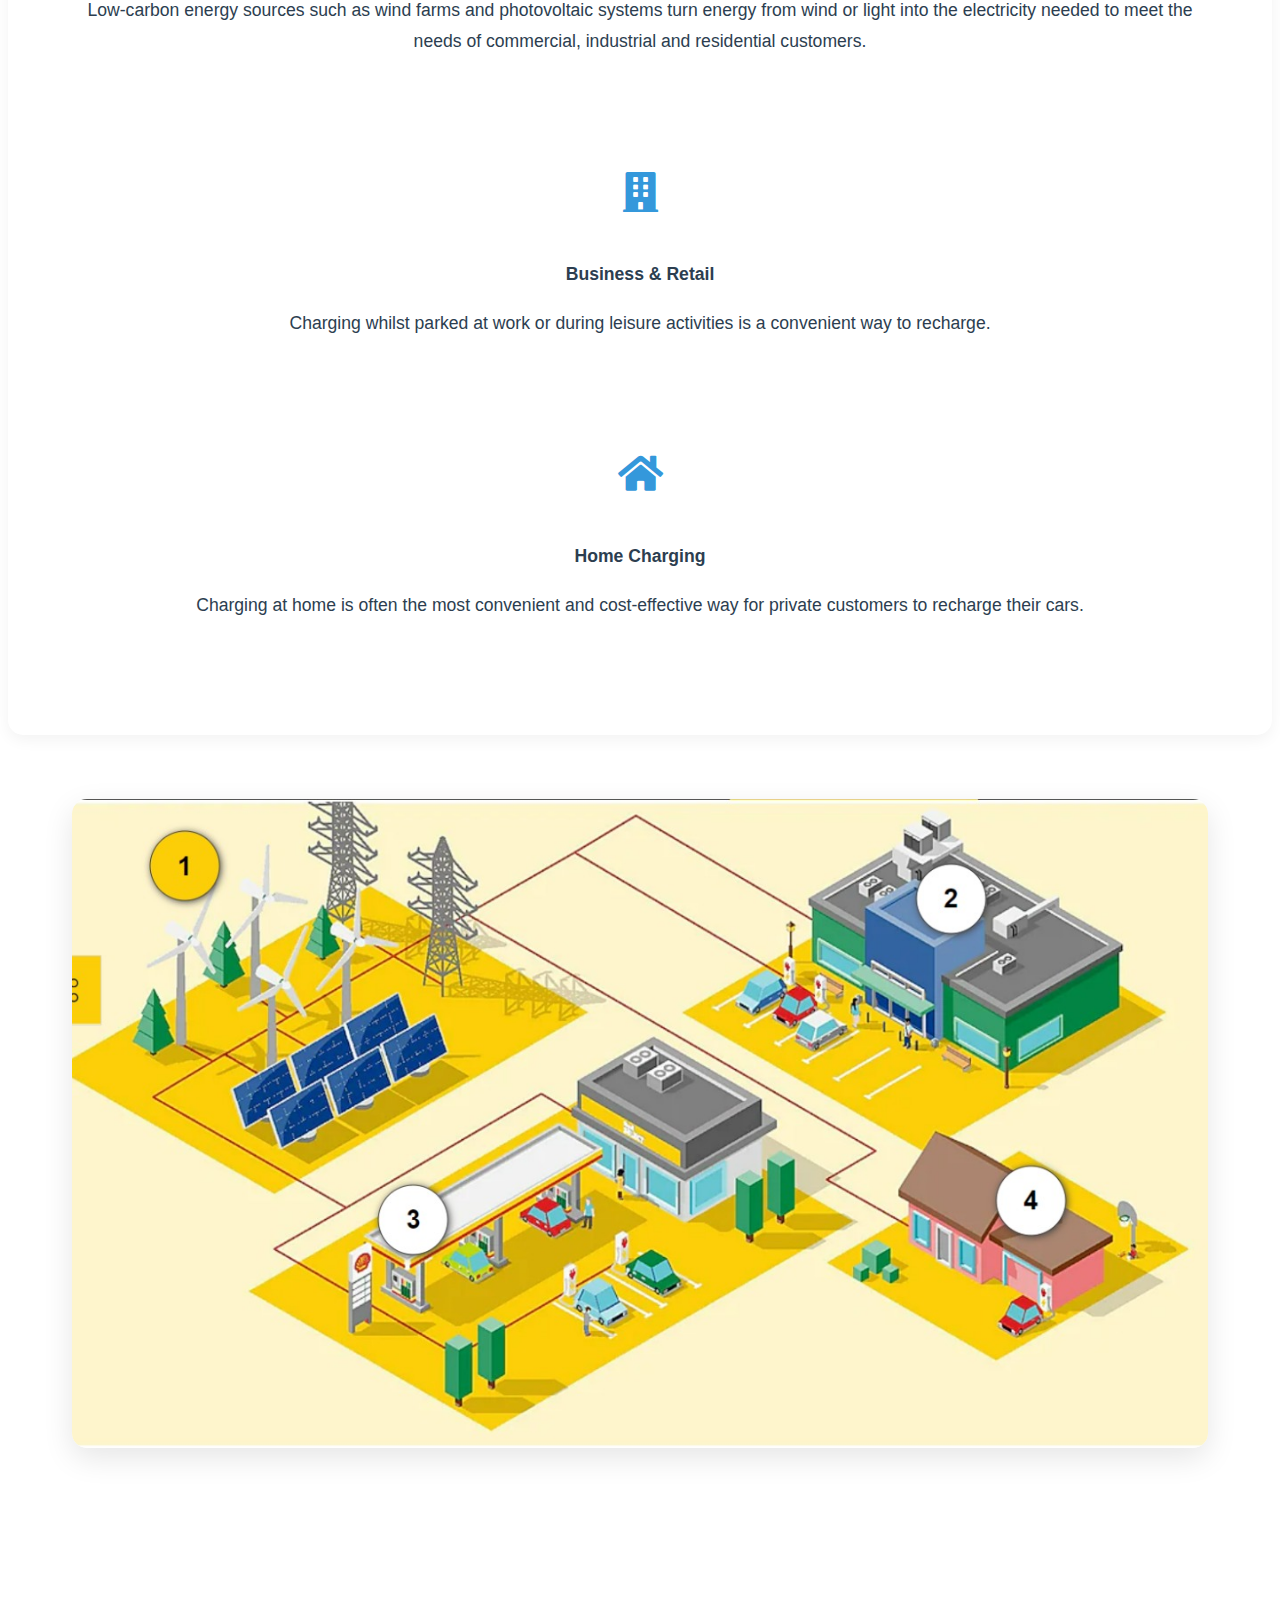
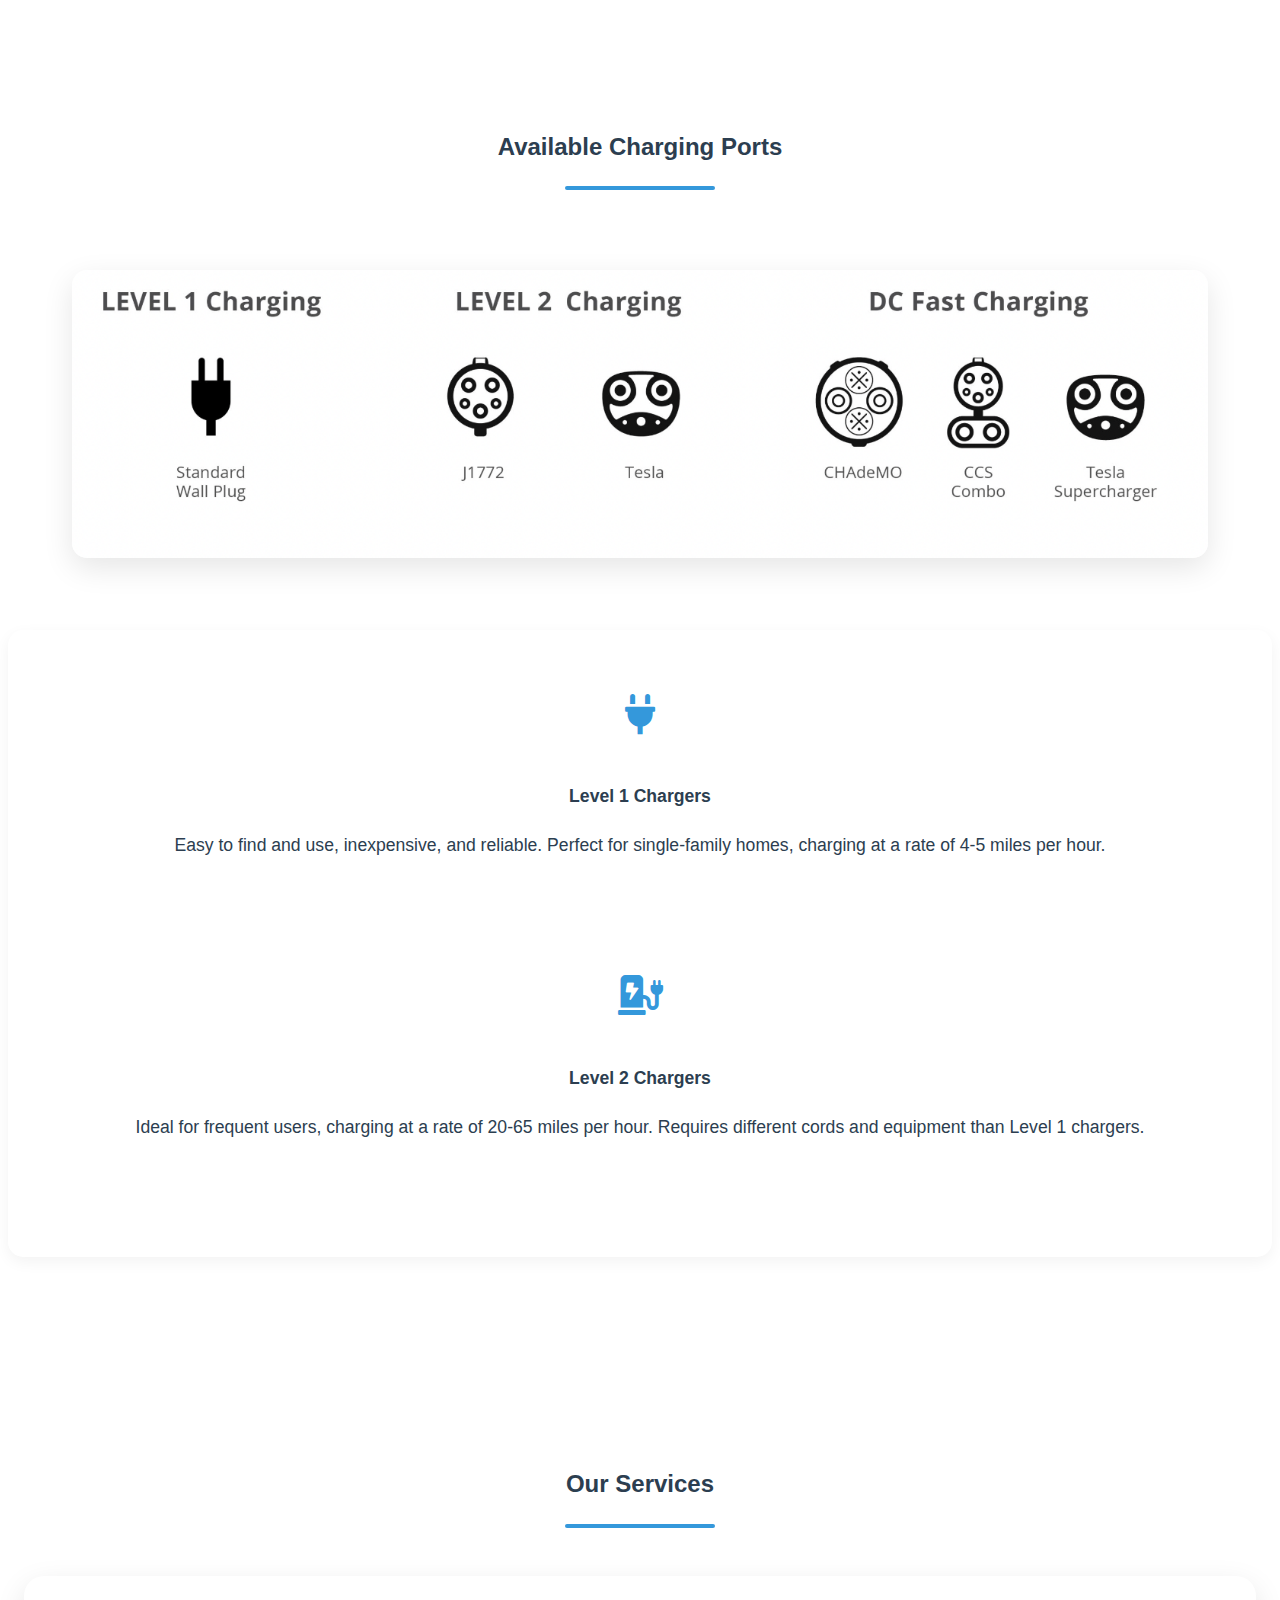
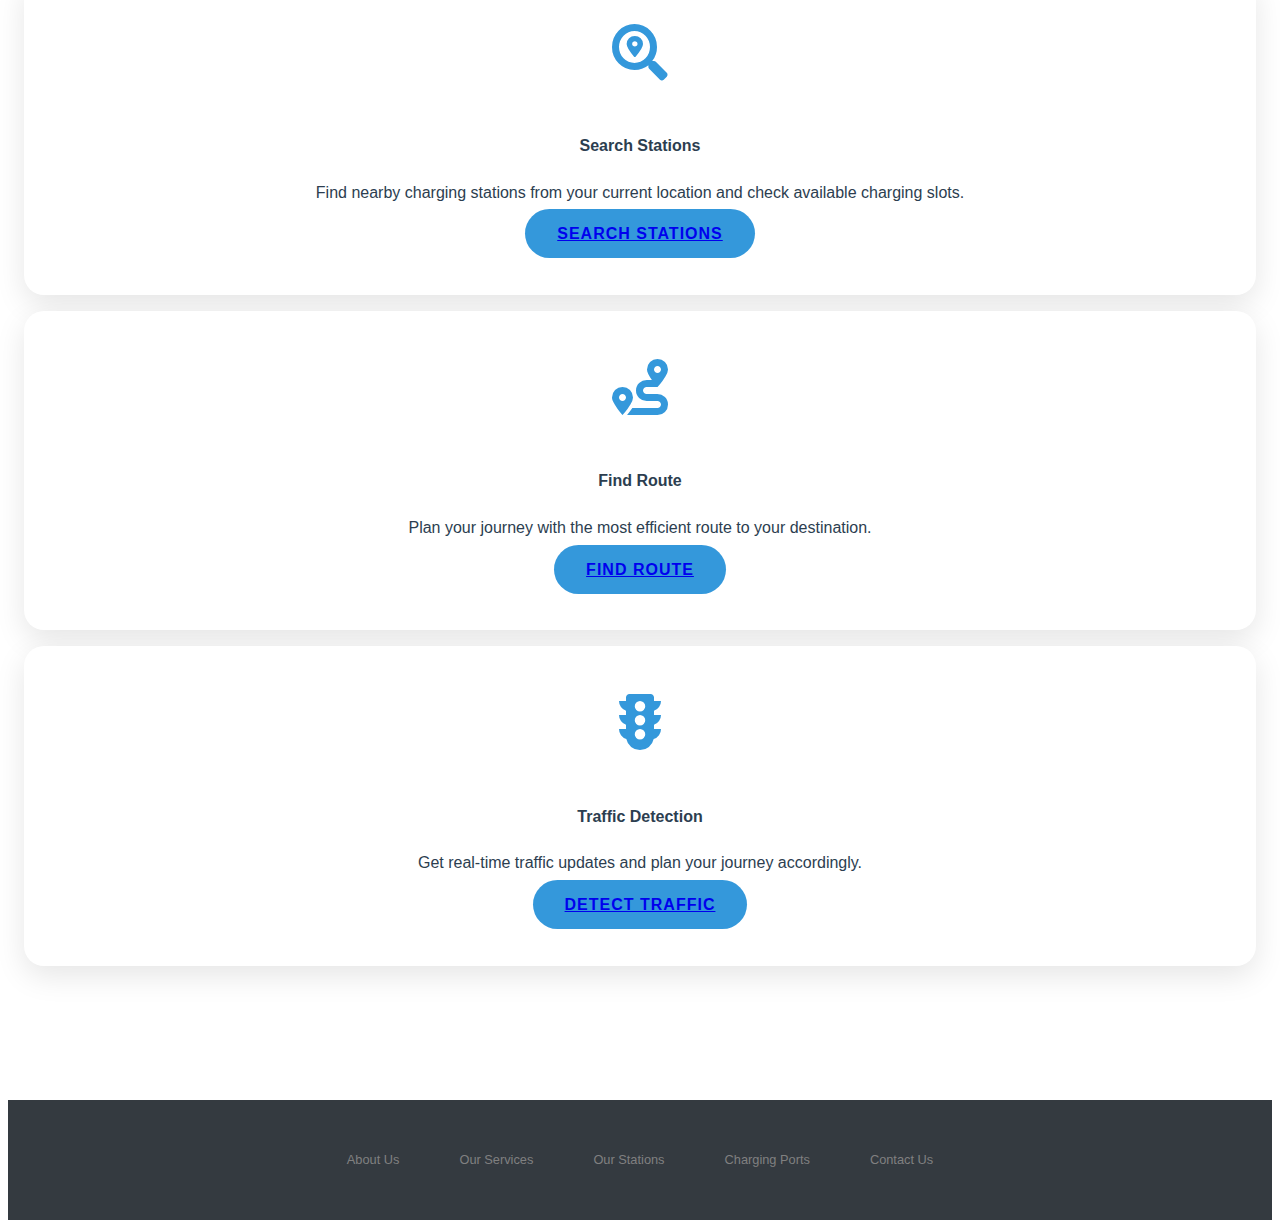
<file: mindex.html>
<!doctype html>

<html lang="en">

<head>
    <meta charset="utf-8">
    <meta name="viewport" content="width=device-width, initial-scale=1, shrink-to-fit=no">
    <link rel="stylesheet" href="https://stackpath.bootstrapcdn.com/bootstrap/4.2.1/css/bootstrap.min.css"
        integrity="sha384-GJzZqFGwb1QTTN6wy59ffF1BuGJpLSa9DkKMp0DgiMDm4iYMj70gZWKYbI706tWS" crossorigin="anonymous">
    <link rel="stylesheet" href="https://cdnjs.cloudflare.com/ajax/libs/font-awesome/5.15.4/css/all.min.css">

    <title> EV Charging stations</title>
    <style>
        :root {
            --primary-color: #2c3e50;
            --secondary-color: #3498db;
            --accent-color: #e74c3c;
            --text-color: #2c3e50;
            --light-bg: #f8f9fa;
        }

        body {
            font-family: 'Segoe UI', Tahoma, Geneva, Verdana, sans-serif;
            color: var(--text-color);
            line-height: 1.6;
            overflow-x: hidden;
        }

        .navbar {
            background-color: var(--primary-color) !important;
            box-shadow: 0 2px 4px rgba(0,0,0,0.1);
            padding: 1rem 0;
        }

        .navbar-brand img {
            transition: transform 0.3s ease;
            width: 80px;
            height: auto;
        }

        .navbar-brand img:hover {
            transform: scale(1.05);
        }

        .nav-link {
            color: white !important;
            font-weight: 500;
            padding: 0.5rem 1.5rem !important;
            transition: all 0.3s ease;
            position: relative;
        }

        .nav-link:after {
            content: '';
            position: absolute;
            width: 0;
            height: 2px;
            bottom: 0;
            left: 50%;
            background-color: var(--secondary-color);
            transition: all 0.3s ease;
            transform: translateX(-50%);
        }

        .nav-link:hover:after {
            width: 80%;
        }

        .hero-section {
            padding: 4rem 0;
            background: linear-gradient(135deg, var(--light-bg) 0%, #fff 100%);
        }

        .bg-image {
            position: relative;
            overflow: hidden;
            border-radius: 20px;
            box-shadow: 0 10px 30px rgba(0,0,0,0.1);
            transition: all 0.3s ease;
        }

        .bg-image:hover {
            transform: translateY(-10px);
            box-shadow: 0 15px 35px rgba(0,0,0,0.15);
        }

        .mainimg {
            border-radius: 20px;
            transition: transform 0.3s ease;
        }

        .container1 {
            padding: 4rem 0;
            align-items: center;
        }

        .text {
            color: var(--text-color);
            font-size: 1.1rem;
            line-height: 1.8;
            padding: 2rem;
            background: white;
            border-radius: 15px;
            box-shadow: 0 5px 15px rgba(0,0,0,0.05);
        }

        h2 {
            color: var(--primary-color);
            font-weight: 700;
            margin: 3rem 0;
            position: relative;
            padding-bottom: 1.5rem;
            text-align: center;
        }

        h2:after {
            content: '';
            position: absolute;
            bottom: 0;
            left: 50%;
            transform: translateX(-50%);
            width: 150px;
            height: 4px;
            background: var(--secondary-color);
            border-radius: 2px;
        }

        .image {
            padding: 2rem;
            text-align: center;
        }

        .image img {
            border-radius: 15px;
            box-shadow: 0 10px 30px rgba(0,0,0,0.1);
            transition: all 0.3s ease;
            max-width: 100%;
            height: auto;
        }

        .image img:hover {
            transform: scale(1.02);
            box-shadow: 0 15px 35px rgba(0,0,0,0.15);
        }

        .btn-info {
            background-color: var(--secondary-color) !important;
            border: none;
            padding: 1rem 2rem;
            border-radius: 30px;
            font-weight: 600;
            transition: all 0.3s ease;
            text-transform: uppercase;
            letter-spacing: 1px;
        }

        .btn-info:hover {
            background-color: var(--primary-color) !important;
            transform: translateY(-3px);
            box-shadow: 0 10px 20px rgba(0,0,0,0.1);
        }

        .service-card {
            background: white;
            padding: 3rem 2rem;
            border-radius: 20px;
            box-shadow: 0 10px 30px rgba(0,0,0,0.1);
            transition: all 0.3s ease;
            height: 100%;
            text-align: center;
            margin: 1rem;
        }

        .service-card:hover {
            transform: translateY(-15px);
            box-shadow: 0 15px 35px rgba(0,0,0,0.15);
        }

        .service-card i {
            font-size: 3.5rem;
            color: var(--secondary-color);
            margin-bottom: 2rem;
            transition: all 0.3s ease;
        }

        .service-card:hover i {
            transform: scale(1.1);
            color: var(--primary-color);
        }

        .footer {
            background-color: var(--primary-color);
            color: white;
            padding: 4rem 0;
            margin-top: 4rem;
        }

        .footer ul {
            list-style: none;
            padding: 0;
            margin: 0;
            display: flex;
            justify-content: center;
            flex-wrap: wrap;
        }

        .footer ul li {
            margin: 0 1.5rem;
        }

        .footer ul li a {
            color: white;
            transition: all 0.3s ease;
            font-weight: 500;
        }

        .footer ul li a:hover {
            color: var(--secondary-color);
            text-decoration: none;
        }

        @media (max-width: 768px) {
            .container1 {
                flex-direction: column;
                padding: 2rem 0;
            }
            
            .text {
                font-size: 1rem;
                padding: 1.5rem;
                margin-top: 2rem;
            }
            
            .service-card {
                margin: 1rem 0;
                padding: 2rem 1.5rem;
            }

            .footer ul li {
                margin: 0.5rem 1rem;
            }
        }

        .section-padding {
            padding: 5rem 0;
        }

        .feature-box {
            padding: 2rem;
            text-align: center;
            margin-bottom: 2rem;
        }

        .feature-box i {
            font-size: 2.5rem;
            color: var(--secondary-color);
            margin-bottom: 1.5rem;
        }

        .feature-box h4 {
            margin-bottom: 1rem;
            color: var(--primary-color);
        }

        .footer {
            background: #343a40;
            padding: 30px 0px;
            font-family: 'Play', sans-serif;
            text-align: center;
            margin-top:3%;
            }

        .footer .row {
            width: 100%;
            margin: 1% 0%;
            padding: 0.6% 0%;
            color: gray;
            font-size: 0.8em;
        }

        .footer .row a {
            text-decoration: none;
            color: gray;
            transition: 0.5s;
        }

        .footer .row a:hover {
            color: #fff;
        }

        .footer .row ul {
            width: 100%;
        }

        .footer .row ul li {
            display: inline-block;
            margin: 0px 30px;
        }

        .footer .row a i {
            font-size: 2em;
            margin: 0% 1%;
        }
        .image{
            margin: 2em;
        }

        @media (max-width:720px) {
            .footer {
                text-align: left;
                padding: 5%;
            }

            .footer .row ul li {
                display: block;
                margin: 10px 0px;
                text-align: left;
            }

            .footer .row a i {
                margin: 0% 3%;
            }
        }
        .container2{
            text-align: center;
        }
        .portsimg{
            width: 100%;
        }
        .container1{
            margin-top: 2em;
        }

        @media screen and (max-width: 1200px){
            .text{
                font-size: 15px;
            }
            .image{
                width: 80%;
                padding: 4px 4px 4px 4px ;
            }
        }
        @media screen and (max-width: 768px){
            .bg-image{
                width: 60%;
            }
            .text{
                font-size: 10px;
            }
            .image{
                width: 50%;
                padding-bottom: 10px;
            }
            .container1{
                display: flex;
                flex-direction: column;
            }
        }
        @media screen and (max-width: 480px){
            .text{
                font-size: 8px;
            }
            .image{
                width: 30%;
                padding-bottom: 8px;
            }
            .container1{
                display: flex;
                flex-direction: column;
            }

        }
        .find{
            border-radius: 60%; 
            width: 70%;
        }
        .logo{
            width: 60px;
            margin-top: 50px;
            padding-left: 40px;
            cursor:pointer;
        }
        nav{
            flex:1;
            padding-left: 60px;
        }
        
        nav ul li{
            display: inline;
            list-style: none;
            margin:0px 20px;
        }
        
        nav ul li a{
            font-style: inter;
            text-decoration: none;
            color: white;
            align-items: flex-end;
        }
        
        nav ul li a:hover{
            color:F8BEB8 ;
        }

            .content{
            font-size: 16px;
            width:60%;
            height: 150px; 
            float: right;
        }
            .aboutimg{
            padding: 10px;
            float: left; 
            width: 80%;
            padding-bottom: 8px;  
            margin: 2em;  
        }
            
    </style>
</head>

<body>
    <nav class="navbar navbar-expand-lg navbar-dark bg-dark">
        <div class="container">
            <a class="navbar-brand" href="http://127.0.0.1:5500/index.html">
                <img src="logo1.png" alt="EV Charging Logo">
            </a>
            <button class="navbar-toggler" type="button" data-toggle="collapse" data-target="#navbarNavAltMarkup"
                aria-controls="navbarNavAltMarkup" aria-expanded="false" aria-label="Toggle navigation">
                <span class="navbar-toggler-icon"></span>
            </button>
            <div class="collapse navbar-collapse" id="navbarNavAltMarkup">
                <div class="navbar-nav mx-auto">
                    <a class="nav-item nav-link active" href="#about">About</a>
                    <a class="nav-item nav-link" href="#stations">Stations</a>
                    <a class="nav-item nav-link" href="#ports">Available Ports</a>
                    <a class="nav-item nav-link" href="#services">Services</a>
                    <a class="nav-item nav-link" href="#footer">Contact Us</a>
                </div>
            </div>
        </div>
    </nav>

    <section class="hero-section">
        <div class="container">
            <div class="row align-items-center">
                <div class="col-lg-6">
                    <div class="bg-image">
                        <img src="bg.jpg" class="mainimg" alt="EV Charging Station">
                    </div>
                </div>
                <div class="col-lg-6">
                    <div class="text">
                        <h3 class="mb-4">Welcome to EV Charging Solutions</h3>
                        <p>Electric vehicles can help us reduce carbon emissions and build a more sustainable future. But as drivers, EVs provide us far more than the ability to reduce our carbon footprint.</p>
                        <p>Electric vehicles offer a superior driving experience with instant torque and smooth handling. The convenience to charge wherever you park is one you can get used to faster than your average charging session.</p>
                        <p>With an EV, you can charge your vehicle pretty much everywhere: at home, at the office, at a restaurant, whilst doing your shopping, or whilst parked on the street.</p>
                    </div>
                </div>
            </div>
        </div>
    </section>

    <section id="about" class="section-padding">
        <div class="container">
            <h2>About Us</h2>
            <div class="row align-items-center">
                <div class="col-lg-6">
                    <div class="image">
                        <img src="about.gif" alt="About EV Charging">
                    </div>
                </div>
                <div class="col-lg-6">
                    <div class="text">
                        <p>An EV charging station is a device that allows drivers to charge up their electric cars while they're parked at home or work. The station has two main components: A power source and a connector.</p>
                        <p>You can search for the nearest charging station from our maps API page and use it to navigate to the place.</p>
                    </div>
                </div>
            </div>
        </div>
    </section>

    <section id="stations" class="section-padding bg-light">
        <div class="container">
            <h2>Our Stations</h2>
            <div class="row">
                <div class="col-lg-6">
                    <div class="text">
                        <div class="feature-box">
                            <i class="fas fa-bolt"></i>
                            <h4>Power</h4>
                            <p>Low-carbon energy sources such as wind farms and photovoltaic systems turn energy from wind or light into the electricity needed to meet the needs of commercial, industrial and residential customers.</p>
                        </div>
                        <div class="feature-box">
                            <i class="fas fa-building"></i>
                            <h4>Business & Retail</h4>
                            <p>Charging whilst parked at work or during leisure activities is a convenient way to recharge.</p>
                        </div>
                        <div class="feature-box">
                            <i class="fas fa-home"></i>
                            <h4>Home Charging</h4>
                            <p>Charging at home is often the most convenient and cost-effective way for private customers to recharge their cars.</p>
                        </div>
                    </div>
                </div>
                <div class="col-lg-6">
                    <div class="image">
                        <img src="first.jpg" alt="Charging Stations">
                    </div>
                </div>
            </div>
        </div>
    </section>

    <section id="ports" class="section-padding">
        <div class="container">
            <h2>Available Charging Ports</h2>
            <div class="row align-items-center">
                <div class="col-lg-6">
                    <div class="image">
                        <img src="Stations available.png" alt="Available Ports">
                    </div>
                </div>
                <div class="col-lg-6">
                    <div class="text">
                        <div class="feature-box">
                            <i class="fas fa-plug"></i>
                            <h4>Level 1 Chargers</h4>
                            <p>Easy to find and use, inexpensive, and reliable. Perfect for single-family homes, charging at a rate of 4-5 miles per hour.</p>
                        </div>
                        <div class="feature-box">
                            <i class="fas fa-charging-station"></i>
                            <h4>Level 2 Chargers</h4>
                            <p>Ideal for frequent users, charging at a rate of 20-65 miles per hour. Requires different cords and equipment than Level 1 chargers.</p>
                        </div>
                    </div>
                </div>
            </div>
        </div>
    </section>

    <section id="services" class="section-padding bg-light">
        <div class="container">
            <h2>Our Services</h2>
            <div class="row">
                <div class="col-lg-4">
                    <div class="service-card">
                        <i class="fas fa-search-location"></i>
                        <h4>Search Stations</h4>
                        <p>Find nearby charging stations from your current location and check available charging slots.</p>
                        <a class="btn btn-info" href="ev_search.html">Search Stations</a>
                    </div>
                </div>
                <div class="col-lg-4">
                    <div class="service-card">
                        <i class="fas fa-route"></i>
                        <h4>Find Route</h4>
                        <p>Plan your journey with the most efficient route to your destination.</p>
                        <a class="btn btn-info" href="ev_routing.html">Find Route</a>
                    </div>
                </div>
                <div class="col-lg-4">
                    <div class="service-card">
                        <i class="fas fa-traffic-light"></i>
                        <h4>Traffic Detection</h4>
                        <p>Get real-time traffic updates and plan your journey accordingly.</p>
                        <a class="btn btn-info" href="traffic.html">Detect Traffic</a>
                    </div>
                </div>
            </div>
        </div>
    </section>

    <footer id="footer" class="footer">
        <div class="container">
            <div class="row">
                <div class="col-12">
                    <ul>
                        <li><a href="#about">About Us</a></li>
                        <li><a href="#services">Our Services</a></li>
                        <li><a href="#stations">Our Stations</a></li>
                        <li><a href="#ports">Charging Ports</a></li>
                        <li><a href="#footer">Contact Us</a></li>
                    </ul>
                </div>
            </div>
        </div>
    </footer>

    <script src="https://code.jquery.com/jquery-3.3.1.slim.min.js"
        integrity="sha384-q8i/X+965DzO0rT7abK41JStQIAqVgRVzpbzo5smXKp4YfRvH+8abtTE1Pi6jizo"
        crossorigin="anonymous"></script>
    <script src="https://cdnjs.cloudflare.com/ajax/libs/popper.js/1.14.6/umd/popper.min.js"
        integrity="sha384-wHAiFfRlMFy6i5SRaxvfOCifBUQy1xHdJ/yoi7FRNXMRBu5WHdZYu1hA6ZOblgut"
        crossorigin="anonymous"></script>
    <script src="https://stackpath.bootstrapcdn.com/bootstrap/4.2.1/js/bootstrap.min.js"
        integrity="sha384-B0UglyR+jN6CkvvICOB2joaf5I4l3gm9GU6Hc1og6Ls7i6U/mkkaduKaBhlAXv9k"
        crossorigin="anonymous"></script>
</body>

</html>
</file>
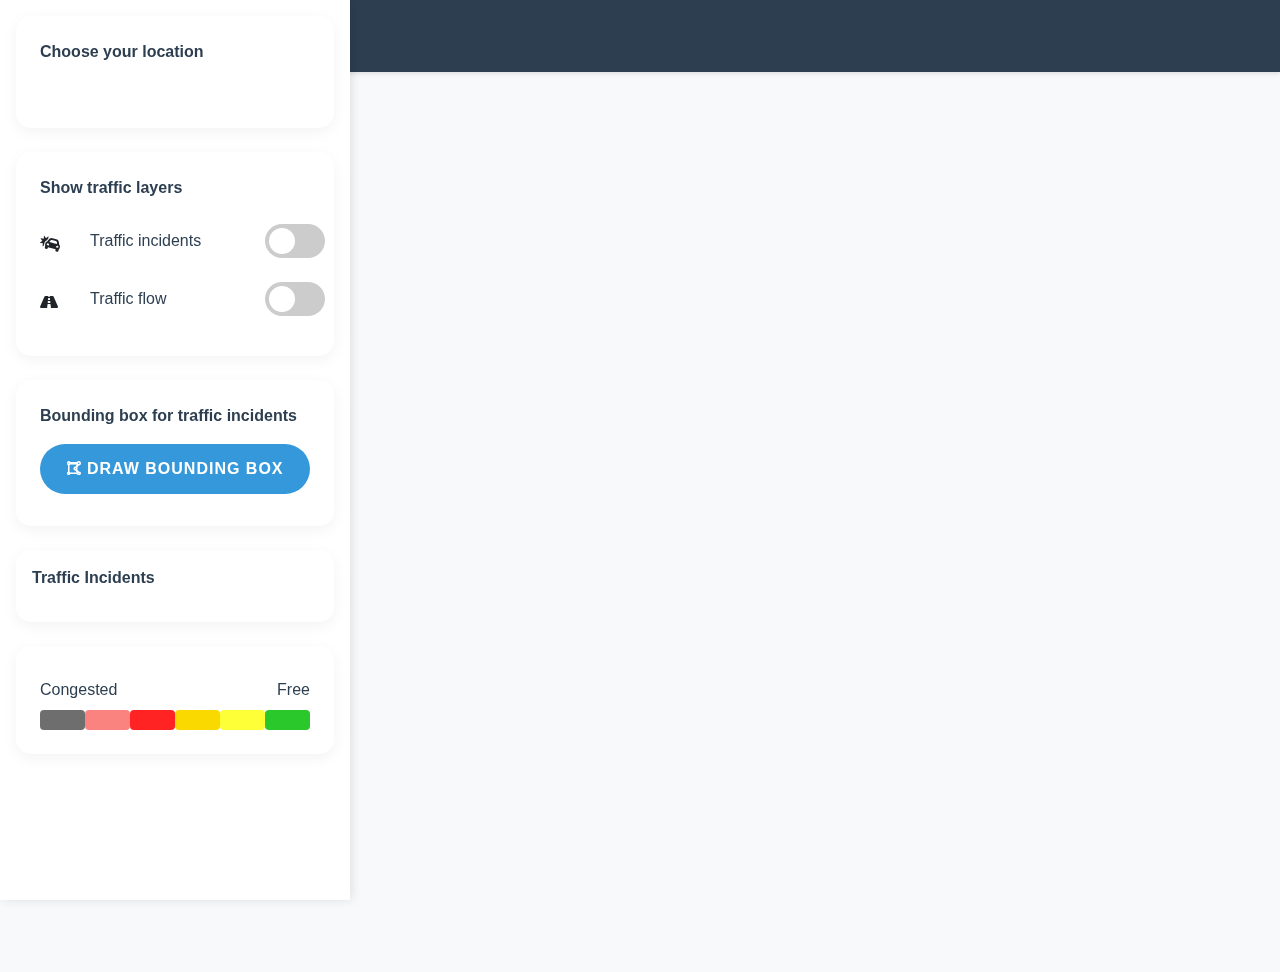
<file: traffic.html>
<!DOCTYPE html>
<html>

<head>
    <title>Traffic Detection</title>
    <meta name="viewport" content="width=device-width, initial-scale=1" />
    <link rel="stylesheet" href="https://stackpath.bootstrapcdn.com/bootstrap/4.4.1/css/bootstrap.min.css">
    <link rel="stylesheet" href="https://cdnjs.cloudflare.com/ajax/libs/font-awesome/5.15.4/css/all.min.css">
    <link rel="stylesheet" type="text/css" href="https://api.tomtom.com/maps-sdk-for-web/cdn/5.x/5.57.0/maps/maps.css">
    <link rel="stylesheet" type="text/css" href="https://api.tomtom.com/maps-sdk-for-web/cdn/plugins/SearchBox/2.23.1/SearchBox.css">
    <link rel="stylesheet" type="text/css" href="https://api.tomtom.com/maps-sdk-for-web/cdn/5.x/5.57.0/maps/css-styles/traffic-incidents.css">
    <link rel="stylesheet" type="text/css" href="https://api.tomtom.com/maps-sdk-for-web/cdn/5.x/5.57.0/maps/css-styles/routing.css">
    <link rel="stylesheet" type="text/css" href="https://api.tomtom.com/maps-sdk-for-web/cdn/5.x/5.57.0/maps/css-styles/poi.css">

    <style>
        :root {
            --primary-color: #2c3e50;
            --secondary-color: #3498db;
            --accent-color: #e74c3c;
            --text-color: #2c3e50;
            --light-bg: #f8f9fa;
        }

        body {
            font-family: 'Segoe UI', Tahoma, Geneva, Verdana, sans-serif;
            background-color: var(--light-bg);
            margin: 0;
            padding: 0;
        }

        .navbar {
            background-color: var(--primary-color) !important;
            padding: 1rem 0;
            box-shadow: 0 2px 4px rgba(0,0,0,0.1);
        }

        .navbar-brand {
            color: white !important;
            font-weight: 600;
        }

        .navbar-brand i {
            margin-right: 8px;
        }

        .sidebar {
            position: fixed;
            left: 0;
            top: 0;
            bottom: 0;
            width: 350px;
            background: white;
            box-shadow: 2px 0 10px rgba(0,0,0,0.1);
            z-index: 1000;
            padding: 1rem;
            overflow-y: auto;
        }

        #map {
            margin-left: 350px;
            height: 100vh;
        }

        .label {
            color: var(--primary-color);
            font-weight: 600;
            margin-bottom: 1rem;
        }

        .row-border {
            border-bottom: 1px solid #eee;
            margin-bottom: 1rem;
        }

        .traffic-control {
            background: white;
            padding: 1.5rem;
            border-radius: 15px;
            box-shadow: 0 4px 15px rgba(0,0,0,0.05);
            margin-bottom: 1.5rem;
        }

        .switch {
            position: relative;
            display: inline-block;
            width: 60px;
            height: 34px;
        }

        .switch input {
            opacity: 0;
            width: 0;
            height: 0;
        }

        .toggle {
            position: absolute;
            cursor: pointer;
            top: 0;
            left: 0;
            right: 0;
            bottom: 0;
            background-color: #ccc;
            transition: .4s;
            border-radius: 34px;
        }

        .toggle:before {
            position: absolute;
            content: "";
            height: 26px;
            width: 26px;
            left: 4px;
            bottom: 4px;
            background-color: white;
            transition: .4s;
            border-radius: 50%;
        }

        input:checked + .toggle {
            background-color: var(--secondary-color);
        }

        input:checked + .toggle:before {
            transform: translateX(26px);
        }

        .btn-block {
            background-color: var(--secondary-color);
            color: white;
            border: none;
            padding: 0.8rem 1.5rem;
            border-radius: 25px;
            font-weight: 600;
            text-transform: uppercase;
            letter-spacing: 1px;
            transition: all 0.3s ease;
        }

        .btn-block:hover {
            background-color: var(--primary-color);
            transform: translateY(-2px);
            box-shadow: 0 4px 8px rgba(0,0,0,0.1);
        }

        .traffic-text {
            color: var(--text-color);
            font-weight: 500;
        }

        .incident-list {
            background: white;
            border-radius: 15px;
            box-shadow: 0 4px 15px rgba(0,0,0,0.05);
            padding: 1rem;
            margin-top: 1rem;
        }

        .incident-item {
            padding: 1rem;
            border-bottom: 1px solid #eee;
            transition: all 0.3s ease;
        }

        .incident-item:last-child {
            border-bottom: none;
        }

        .incident-item:hover {
            background: var(--light-bg);
            transform: translateX(5px);
        }

        .legend {
            background: white;
            padding: 1.5rem;
            border-radius: 15px;
            box-shadow: 0 4px 15px rgba(0,0,0,0.05);
            margin-top: 1.5rem;
        }

        .legend-font {
            color: var(--text-color);
            font-weight: 500;
        }

        .traffic-color {
            height: 20px;
            border-radius: 4px;
        }

        @media (max-width: 768px) {
            .sidebar {
                width: 100%;
                height: auto;
                position: relative;
                box-shadow: none;
            }

            #map {
                margin-left: 0;
                height: 70vh;
            }
        }
    </style>
</head>

<body>
    <nav class="navbar navbar-expand-lg navbar-dark">
        <div class="container">
            <a class="navbar-brand" href="mindex.html">
                <i class="fas fa-traffic-light"></i> Traffic Detection
            </a>
        </div>
    </nav>

    <div class="sidebar">
        <div class="traffic-control">
            <div class="label">Choose your location</div>
            <div id="search-panel-container">
                <div id="search-panel" class="pb-4"></div>
                        </div>
                    </div>

        <div class="traffic-control">
            <div class="label">Show traffic layers</div>
            <div class="row align-items-center py-2">
                <div class="col-2">
                    <i class="fas fa-car-crash"></i>
                </div>
                <div class="col-7">
                                <label for="incidents-toggle" class="traffic-text">Traffic incidents</label>
                            </div>
                <div class="col-3 text-right">
                                <label class="switch">
                        <input id="incidents-toggle" type="checkbox">
                                    <span class="toggle round"></span>
                                </label>
                            </div>
                        </div>
            <div class="row align-items-center py-2">
                <div class="col-2">
                    <i class="fas fa-road"></i>
                            </div>
                <div class="col-7">
                                <label for="flow-toggle" class="traffic-text">Traffic flow</label>
                            </div>
                <div class="col-3 text-right">
                                <label class="switch">
                        <input id="flow-toggle" type="checkbox">
                                    <span class="toggle round"></span>
                                </label>
                            </div>
                        </div>
                    </div>

        <div class="traffic-control">
            <div class="label">Bounding box for traffic incidents</div>
                        <button id="bounding-box-button" type="button" class="btn btn-block my-2">
                <i class="fas fa-draw-polygon"></i> DRAW BOUNDING BOX
                        </button>
                    </div>

        <div class="incident-list">
            <div class="label">Traffic Incidents</div>
            <div id="incident-list" class="list-group"></div>
                </div>

        <div class="legend">
            <div class="row py-2">
                <div class="col-6">
                    <span class="legend-font">Congested</span>
                </div>
                <div class="col-6 text-right">
                                <span class="legend-font">Free</span>
                </div>
            </div>
            <div class="row mx-0">
                <div class="col traffic-color" style="background-color: #6e6e6e;"></div>
                <div class="col traffic-color" style="background-color: rgba(245, 8, 2, 0.5);"></div>
                <div class="col traffic-color" style="background-color: #ff2323;"></div>
                <div class="col traffic-color" style="background-color: #fad900;"></div>
                <div class="col traffic-color" style="background-color: #ffff37;"></div>
                <div class="col traffic-color" style="background-color: #2bc82b;"></div>
            </div>
        </div>
    </div>

    <div id="map"></div>
    <div id="popup-wrapper"></div>

    <script src="https://code.jquery.com/jquery-3.4.1.slim.min.js"></script>
    <script src="https://cdn.jsdelivr.net/npm/popper.js@1.16.0/dist/umd/popper.min.js"></script>
    <script src="https://stackpath.bootstrapcdn.com/bootstrap/4.4.1/js/bootstrap.min.js"></script>
    <script src="https://api.tomtom.com/maps-sdk-for-web/cdn/5.x/5.57.0/maps/maps-web.min.js"></script>
    <script src="https://api.tomtom.com/maps-sdk-for-web/cdn/5.x/5.57.0/services/services-web.min.js"></script>
    <script src="https://api.tomtom.com/maps-sdk-for-web/cdn/plugins/SearchBox/2.23.1/SearchBox-web.js"></script>
    <script src="traffic.js"></script>
</body>

</html>
</file>
